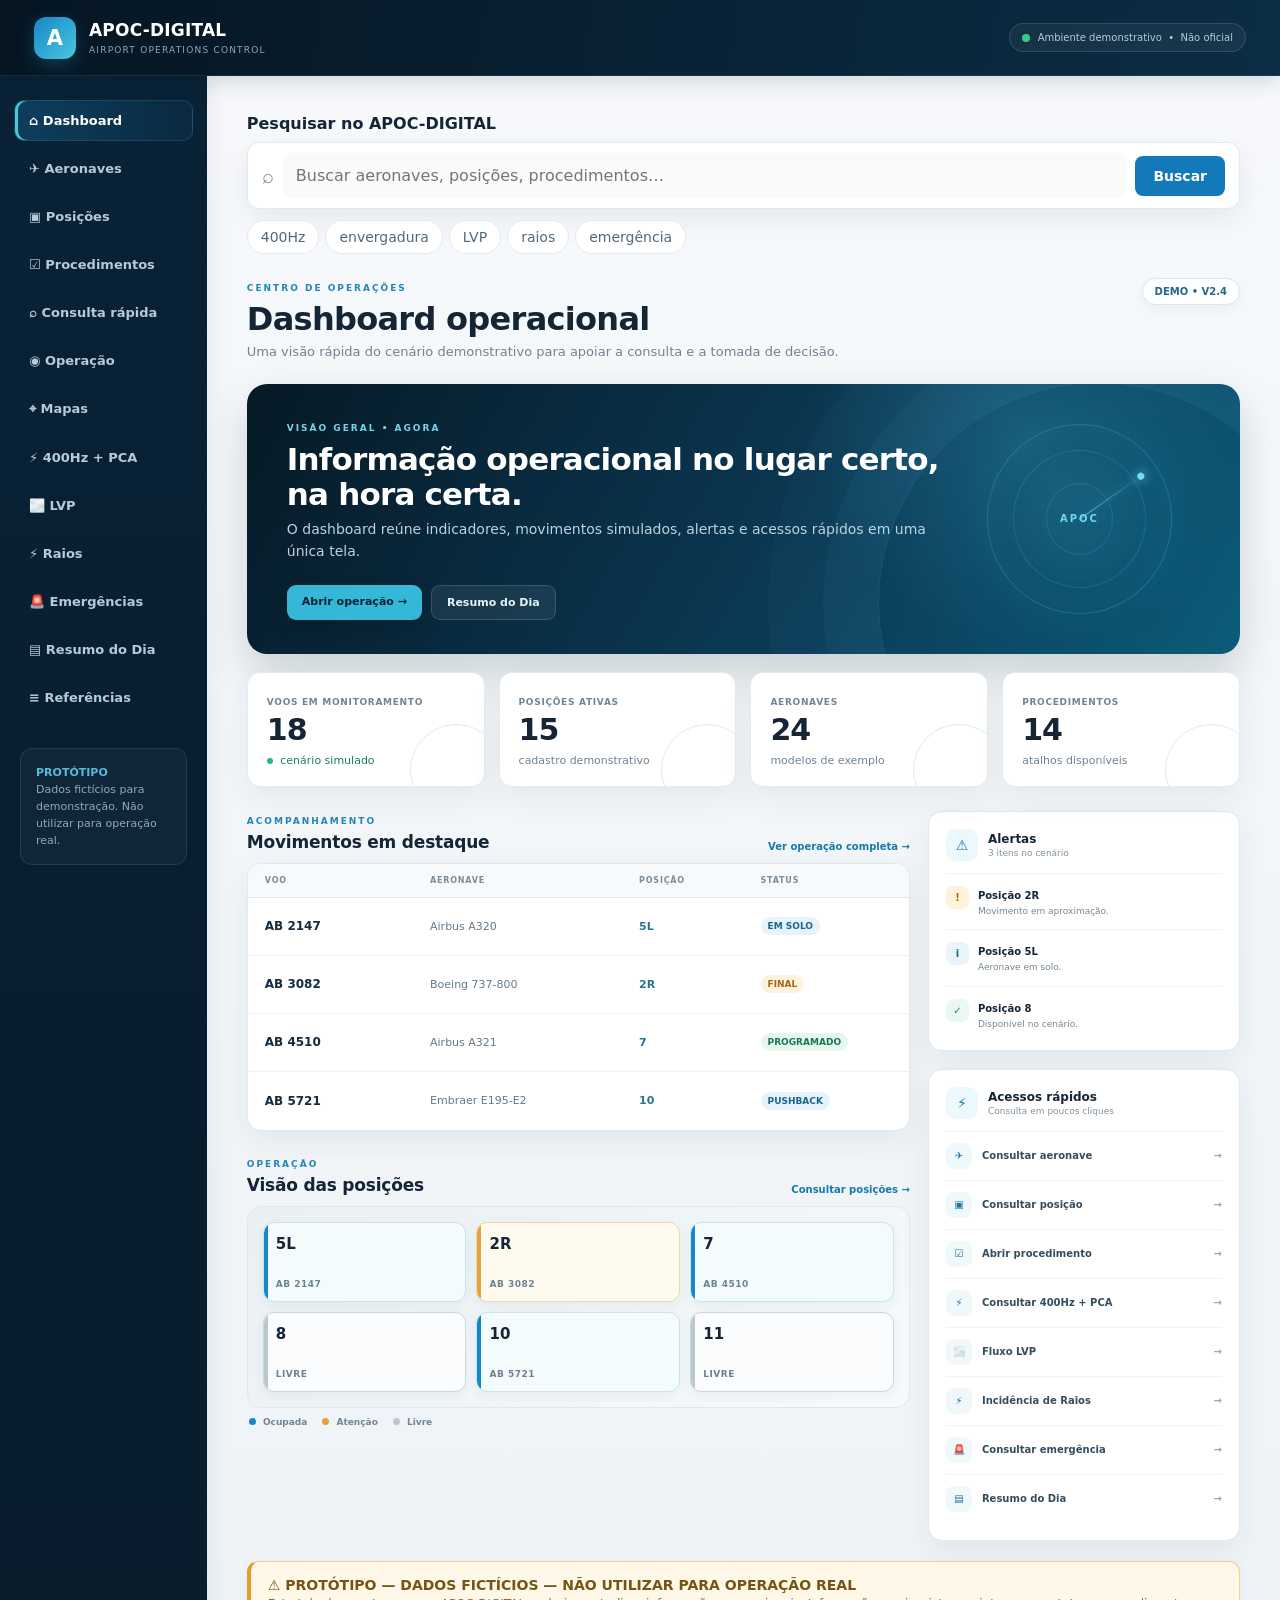
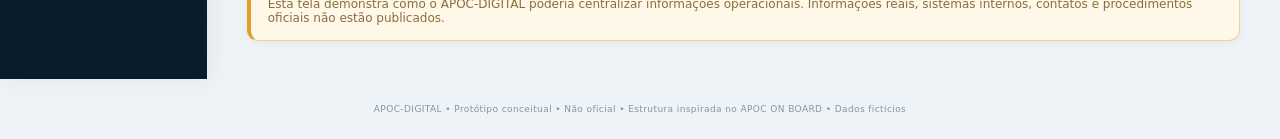
<file: index.html>
<!doctype html>
<html lang="pt-BR">
<head><meta charset="UTF-8"><meta name="viewport" content="width=device-width,initial-scale=1"><meta name="description" content="APOC-DIGITAL — protótipo demonstrativo de apoio à operação aeroportuária."><title>APOC-DIGITAL | Centro de Operações</title><link rel="stylesheet" href="styles.css"><style>
.home-search{margin-bottom:24px}.home-search label{display:block;font-size:1rem;font-weight:700;margin-bottom:9px}.home-search .global-search{align-items:center;border-radius:12px}.home-search .global-search:focus-within{outline:3px solid #1687c9;outline-offset:2px}.home-search input{min-width:0;font-size:1rem}.home-search button{font:inherit;cursor:pointer}.home-search .search-submit{background:#1479b8;color:#fff;border:0;border-radius:8px;padding:12px 18px;font-weight:700}.home-search .suggestions button{font-size:.875rem}.home-search .search-results{max-height:380px;overflow:auto}.home-search .result-row{grid-template-columns:110px minmax(0,1fr);gap:12px}.home-search .result-type{font-size:.875rem}.home-search .result-row b{font-size:1rem}.home-search .result-row p{font-size:.875rem}.home-search [hidden]{display:none}.home-search .search-status{font-size:.875rem;color:var(--muted);margin:8px 0}.home-search .result-row:focus-visible,.home-search button:focus-visible{outline:3px solid #1687c9;outline-offset:2px}@media(max-width:600px){.home-search .result-row{grid-template-columns:1fr;gap:5px}.home-search .search-submit{padding:12px}.home-search .global-search{padding:6px;gap:4px}.home-search input{padding:10px 4px}}
</style></head>
<body><header class="topbar"><div class="brand"><div class="brand-mark">A</div><div><strong>APOC-DIGITAL</strong><span>Airport Operations Control</span></div></div><div class="top-status"><span class="dot"></span> Ambiente demonstrativo&nbsp; • &nbsp;Não oficial</div></header>
<div class="shell"><aside class="sidebar"><nav aria-label="Menu principal"><a class="active" href="index.html">⌂ <span>Dashboard</span></a><a href="aeronaves.html">✈ <span>Aeronaves</span></a><a href="posicoes.html">▣ <span>Posições</span></a><a href="procedimentos.html">☑ <span>Procedimentos</span></a><a href="consulta-rapida.html">⌕ <span>Consulta rápida</span></a><a href="operacao.html">◉ <span>Operação</span></a><a href="mapas.html">⌖ <span>Mapas</span></a><a href="400hz.html">⚡ <span>400Hz + PCA</span></a><a href="lvp.html">🌫️ <span>LVP</span></a><a href="raios.html">⚡ <span>Raios</span></a><a href="emergencias.html">🚨 <span>Emergências</span></a><a href="resumo-dia.html">▤ <span>Resumo do Dia</span></a><a href="referencias.html">≡ <span>Referências</span></a></nav><div class="side-note"><b>PROTÓTIPO</b><br>Dados fictícios para demonstração. Não utilizar para operação real.</div></aside>
<main class="content"><section class="home-search" aria-label="Pesquisa rápida"><form id="home-search-form" role="search"><label for="home-search-input">Pesquisar no APOC-DIGITAL</label><div class="global-search"><span aria-hidden="true">⌕</span><input id="home-search-input" type="search" placeholder="Buscar aeronaves, posições, procedimentos…" autocomplete="off" aria-controls="home-search-results"><button class="search-submit" type="submit">Buscar</button></div></form><div class="suggestions" aria-label="Sugestões de pesquisa"><button type="button">400Hz</button><button type="button">envergadura</button><button type="button">LVP</button><button type="button">raios</button><button type="button">emergência</button></div><p id="home-search-status" class="search-status" role="status" aria-live="polite"></p><div id="home-search-results" class="search-results" hidden></div></section><div class="page-head"><div><span class="eyebrow">CENTRO DE OPERAÇÕES</span><h1>Dashboard operacional</h1><p>Uma visão rápida do cenário demonstrativo para apoiar a consulta e a tomada de decisão.</p></div><span class="demo-badge">DEMO • V2.4</span></div>
<section class="ops-hero"><div class="ops-hero-copy"><span class="eyebrow light">VISÃO GERAL • AGORA</span><h2>Informação operacional no lugar certo, na hora certa.</h2><p>O dashboard reúne indicadores, movimentos simulados, alertas e acessos rápidos em uma única tela.</p><div class="hero-actions"><a href="operacao.html">Abrir operação →</a><a class="secondary" href="resumo-dia.html">Resumo do Dia</a></div></div><div class="ops-radar" aria-hidden="true"><div class="radar-ring r1"></div><div class="radar-ring r2"></div><div class="radar-sweep"></div><span>APOC</span></div></section>
<section class="metric-grid ops-metrics"><div class="metric metric-live"><span>VOOS EM MONITORAMENTO</span><strong>18</strong><small><i></i> cenário simulado</small></div><div class="metric"><span>POSIÇÕES ATIVAS</span><strong>15</strong><small>cadastro demonstrativo</small></div><div class="metric"><span>AERONAVES</span><strong>24</strong><small>modelos de exemplo</small></div><div class="metric"><span>PROCEDIMENTOS</span><strong>14</strong><small>atalhos disponíveis</small></div></section>
<section class="dashboard-grid"><div class="dashboard-main"><div class="section-heading"><div><span class="eyebrow">ACOMPANHAMENTO</span><h2>Movimentos em destaque</h2></div><a href="operacao.html">Ver operação completa →</a></div><div class="flight-board"><div class="flight-board-head"><span>VOO</span><span>AERONAVE</span><span>POSIÇÃO</span><span>STATUS</span></div><div class="flight-board-row"><strong>AB 2147</strong><span>Airbus A320</span><b>5L</b><em class="status-chip blue">EM SOLO</em></div><div class="flight-board-row"><strong>AB 3082</strong><span>Boeing 737-800</span><b>2R</b><em class="status-chip amber">FINAL</em></div><div class="flight-board-row"><strong>AB 4510</strong><span>Airbus A321</span><b>7</b><em class="status-chip">PROGRAMADO</em></div><div class="flight-board-row"><strong>AB 5721</strong><span>Embraer E195-E2</span><b>10</b><em class="status-chip blue">PUSHBACK</em></div></div><div class="section-heading section-heading-space"><div><span class="eyebrow">OPERAÇÃO</span><h2>Visão das posições</h2></div><a href="posicoes.html">Consultar posições →</a></div><div class="ops-stand-map"><div class="ops-stand occupied"><span>5L</span><small>AB 2147</small></div><div class="ops-stand alert"><span>2R</span><small>AB 3082</small></div><div class="ops-stand occupied"><span>7</span><small>AB 4510</small></div><div class="ops-stand free"><span>8</span><small>LIVRE</small></div><div class="ops-stand occupied"><span>10</span><small>AB 5721</small></div><div class="ops-stand free"><span>11</span><small>LIVRE</small></div></div><div class="map-legend"><span><i class="legend-dot occupied"></i> Ocupada</span><span><i class="legend-dot alert"></i> Atenção</span><span><i class="legend-dot free"></i> Livre</span></div></div>
<aside class="dashboard-side"><div class="side-panel alert-panel"><div class="panel-title"><span>⚠</span><div><b>Alertas</b><small>3 itens no cenário</small></div></div><div class="alert-item"><i class="alert-icon amber">!</i><div><strong>Posição 2R</strong><p>Movimento em aproximação.</p></div></div><div class="alert-item"><i class="alert-icon blue">i</i><div><strong>Posição 5L</strong><p>Aeronave em solo.</p></div></div><div class="alert-item"><i class="alert-icon">✓</i><div><strong>Posição 8</strong><p>Disponível no cenário.</p></div></div></div><div class="side-panel"><div class="panel-title"><span>⚡</span><div><b>Acessos rápidos</b><small>Consulta em poucos cliques</small></div></div><a class="quick-action" href="aeronaves.html"><span>✈</span> Consultar aeronave <b>→</b></a><a class="quick-action" href="posicoes.html"><span>▣</span> Consultar posição <b>→</b></a><a class="quick-action" href="procedimentos.html"><span>☑</span> Abrir procedimento <b>→</b></a><a class="quick-action" href="400hz.html"><span>⚡</span> Consultar 400Hz + PCA <b>→</b></a><a class="quick-action" href="lvp.html"><span>🌫️</span> Fluxo LVP <b>→</b></a><a class="quick-action" href="raios.html"><span>⚡</span> Incidência de Raios <b>→</b></a><a class="quick-action" href="emergencias.html"><span>🚨</span> Consultar emergência <b>→</b></a><a class="quick-action" href="resumo-dia.html"><span>▤</span> Resumo do Dia <b>→</b></a></div></aside></section>
<section class="notice"><strong>⚠️ PROTÓTIPO — DADOS FICTÍCIOS — NÃO UTILIZAR PARA OPERAÇÃO REAL</strong><span>Esta tela demonstra como o APOC-DIGITAL poderia centralizar informações operacionais. Informações reais, sistemas internos, contatos e procedimentos oficiais não estão publicados.</span></section></main></div><footer>APOC-DIGITAL • Protótipo conceitual • Não oficial • Estrutura inspirada no APOC ON BOARD • Dados fictícios</footer><script>
(()=>{const entries=[['400Hz + PCA','Posições com 400Hz','Consulta das posições equipadas, regras e indicadores de utilização.','400hz.html'],['Aeronaves','Envergadura','Características e compatibilidades demonstrativas.','aeronaves.html'],['Posições','Limite de envergadura','Consulta de posição e restrições simuladas.','posicoes.html'],['Procedimentos','Voo alternado','Fluxo rápido de consulta sobre alternado.','procedimentos.html'],['Procedimentos','Comunicação','Orientação conceitual de comunicação objetiva.','procedimentos.html'],['Operação','Monitoramento','Visão demonstrativa de movimentos.','operacao.html'],['Emergências','Urgência e socorro','Consulta conceitual de cenários de emergência.','emergencias.html'],['Emergências','Artigos perigosos','Categoria demonstrativa de resposta.','emergencias.html'],['Emergências','Falha de energia','Referência demonstrativa de continuidade.','emergencias.html'],["LVP", "Baixa visibilidade", "Consulta do fluxo demonstrativo LVP.", "lvp.html"],["Raios", "Incidência de raios", "Consulta de alertas demonstrativos de descargas atmosféricas.", "raios.html"],["Mapas", "Mapas do aeroporto", "Terminal, pátios e posições demonstrativas.", "mapas.html"],["Resumo do Dia", "Resumo operacional", "Consolidação demonstrativa das informações do dia.", "resumo-dia.html"],["Referências", "Documentos e manuais", "Referências do protótipo.", "referencias.html"]];const input=document.getElementById('home-search-input'),results=document.getElementById('home-search-results'),status=document.getElementById('home-search-status');const normalize=value=>value.normalize('NFD').replace(/[\u0300-\u036f]/g,'').toLowerCase().trim();function search(){const term=normalize(input.value);results.replaceChildren();results.hidden=!term;if(!term){status.textContent='';return;}const matches=entries.filter(entry=>term.split(/\s+/).every(word=>normalize(entry.slice(0,3).join(' ')).includes(word)));status.textContent=matches.length?matches.length+' resultado'+(matches.length===1?'':'s')+' encontrado'+(matches.length===1?'':'s')+'.':'Nenhum resultado. Tente outro termo.';matches.forEach(entry=>{const link=document.createElement('a');link.className='result-row';link.href=entry[3];const type=document.createElement('span');type.className='result-type';type.textContent=entry[0];const detail=document.createElement('div'),title=document.createElement('b'),description=document.createElement('p');title.textContent=entry[1];description.textContent=entry[2];detail.append(title,description);link.append(type,detail);results.append(link);});}input.addEventListener('input',search);document.getElementById('home-search-form').addEventListener('submit',event=>{event.preventDefault();search();const first=results.querySelector('a');if(first)first.focus();});document.querySelectorAll('.home-search .suggestions button').forEach(button=>button.addEventListener('click',()=>{input.value=button.textContent;search();input.focus();}));input.addEventListener('keydown',event=>{if(event.key==='Escape'){input.value='';search();}});})();
</script></body></html>
</file>
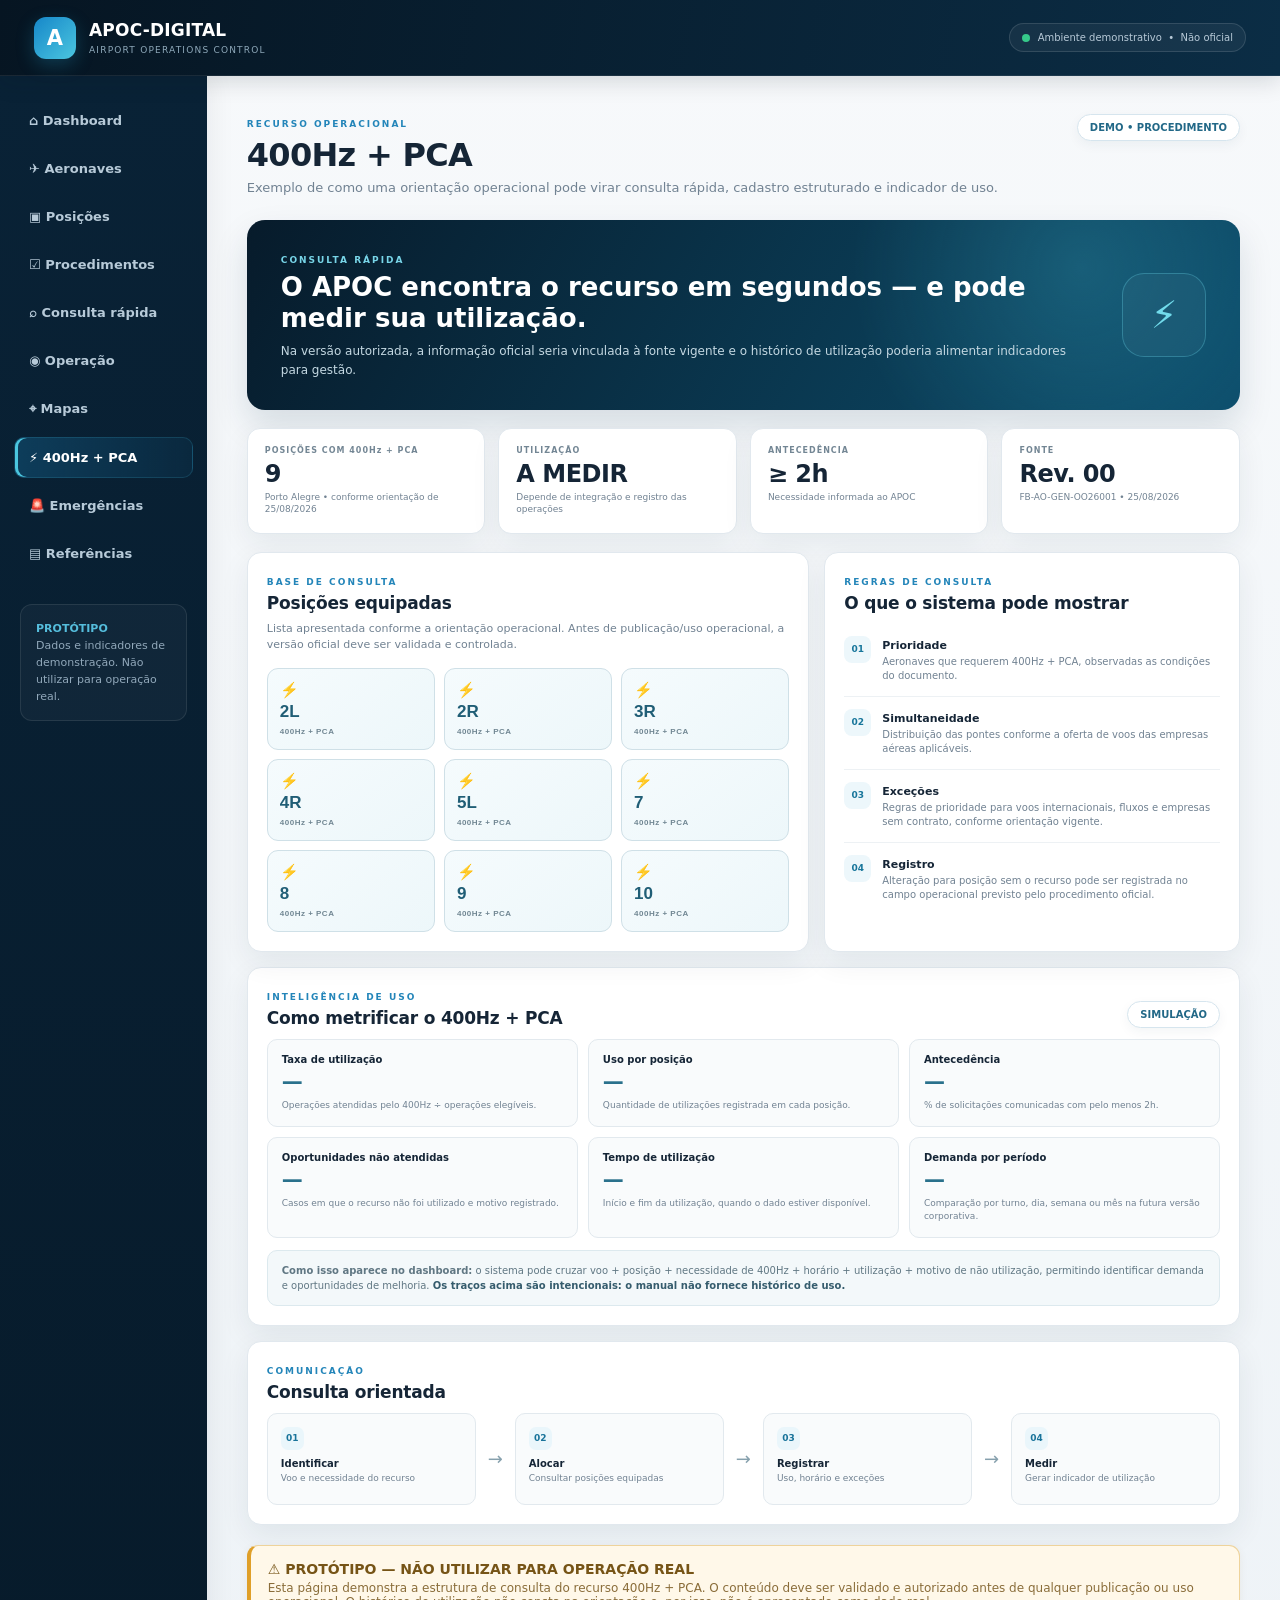
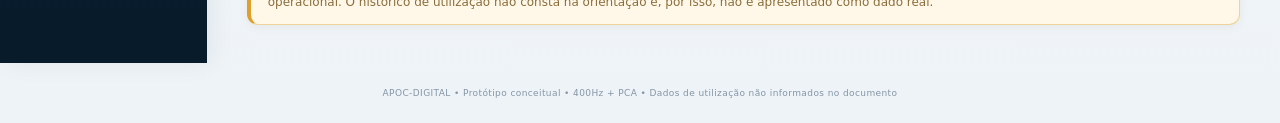
<file: 400hz.html>
<!doctype html>
<html lang="pt-BR">
<head>
<meta charset="UTF-8"><meta name="viewport" content="width=device-width,initial-scale=1">
<meta name="description" content="APOC-DIGITAL — consulta demonstrativa do recurso 400Hz + PCA.">
<title>APOC-DIGITAL | 400Hz + PCA</title>
<link rel="stylesheet" href="styles.css">
</head>
<body>
<header class="topbar">
  <a class="brand" href="index.html"><div class="brand-mark">A</div><div><strong>APOC-DIGITAL</strong><span>Airport Operations Control</span></div></a>
  <div class="top-status"><span class="dot"></span> Ambiente demonstrativo&nbsp; • &nbsp;Não oficial</div>
</header>
<div class="shell">
<aside class="sidebar">
<nav>
<a href="index.html">⌂ Dashboard</a>
<a href="aeronaves.html">✈ Aeronaves</a>
<a href="posicoes.html">▣ Posições</a>
<a href="procedimentos.html">☑ Procedimentos</a>
<a href="consulta-rapida.html">⌕ Consulta rápida</a>
<a href="operacao.html">◉ Operação</a>
<a href="mapas.html">⌖ Mapas</a>
<a class="active" href="400hz.html">⚡ 400Hz + PCA</a>
<a href="emergencias.html">🚨 Emergências</a>
<a href="referencias.html">▤ Referências</a>
</nav>
<div class="side-note"><b>PROTÓTIPO</b><br>Dados e indicadores de demonstração. Não utilizar para operação real.</div>
</aside>

<main class="content">
<div class="page-head">
<div><span class="eyebrow">RECURSO OPERACIONAL</span><h1>400Hz + PCA</h1><p>Exemplo de como uma orientação operacional pode virar consulta rápida, cadastro estruturado e indicador de uso.</p></div>
<span class="demo-badge">DEMO • PROCEDIMENTO</span>
</div>

<section class="hz-hero">
<div>
<span class="eyebrow light">CONSULTA RÁPIDA</span>
<h2>O APOC encontra o recurso em segundos — e pode medir sua utilização.</h2>
<p>Na versão autorizada, a informação oficial seria vinculada à fonte vigente e o histórico de utilização poderia alimentar indicadores para gestão.</p>
</div>
<div class="hz-icon">⚡</div>
</section>

<section class="hz-summary">
<div class="hz-stat"><span>POSIÇÕES COM 400Hz + PCA</span><strong>9</strong><small>Porto Alegre • conforme orientação de 25/08/2026</small></div>
<div class="hz-stat"><span>UTILIZAÇÃO</span><strong>A MEDIR</strong><small>Depende de integração e registro das operações</small></div>
<div class="hz-stat"><span>ANTECEDÊNCIA</span><strong>≥ 2h</strong><small>Necessidade informada ao APOC</small></div>
<div class="hz-stat"><span>FONTE</span><strong>Rev. 00</strong><small>FB-AO-GEN-OO26001 • 25/08/2026</small></div>
</section>

<section class="hz-grid">
<div class="hz-panel">
<div class="section-heading"><div><span class="eyebrow">BASE DE CONSULTA</span><h2>Posições equipadas</h2></div></div>
<p class="hz-muted">Lista apresentada conforme a orientação operacional. Antes de publicação/uso operacional, a versão oficial deve ser validada e controlada.</p>
<div class="hz-position-grid">
<button class="hz-position" data-position="2L"><span>⚡</span><b>2L</b><small>400Hz + PCA</small></button><button class="hz-position" data-position="2R"><span>⚡</span><b>2R</b><small>400Hz + PCA</small></button><button class="hz-position" data-position="3R"><span>⚡</span><b>3R</b><small>400Hz + PCA</small></button><button class="hz-position" data-position="4R"><span>⚡</span><b>4R</b><small>400Hz + PCA</small></button><button class="hz-position" data-position="5L"><span>⚡</span><b>5L</b><small>400Hz + PCA</small></button><button class="hz-position" data-position="7"><span>⚡</span><b>7</b><small>400Hz + PCA</small></button><button class="hz-position" data-position="8"><span>⚡</span><b>8</b><small>400Hz + PCA</small></button><button class="hz-position" data-position="9"><span>⚡</span><b>9</b><small>400Hz + PCA</small></button><button class="hz-position" data-position="10"><span>⚡</span><b>10</b><small>400Hz + PCA</small></button>
</div>
</div>

<div class="hz-panel">
<div class="section-heading"><div><span class="eyebrow">REGRAS DE CONSULTA</span><h2>O que o sistema pode mostrar</h2></div></div>
<div class="hz-rule"><b>01</b><div><strong>Prioridade</strong><p>Aeronaves que requerem 400Hz + PCA, observadas as condições do documento.</p></div></div>
<div class="hz-rule"><b>02</b><div><strong>Simultaneidade</strong><p>Distribuição das pontes conforme a oferta de voos das empresas aéreas aplicáveis.</p></div></div>
<div class="hz-rule"><b>03</b><div><strong>Exceções</strong><p>Regras de prioridade para voos internacionais, fluxos e empresas sem contrato, conforme orientação vigente.</p></div></div>
<div class="hz-rule"><b>04</b><div><strong>Registro</strong><p>Alteração para posição sem o recurso pode ser registrada no campo operacional previsto pelo procedimento oficial.</p></div></div>
</div>
</section>

<section class="hz-panel hz-measure">
<div class="section-heading"><div><span class="eyebrow">INTELIGÊNCIA DE USO</span><h2>Como metrificar o 400Hz + PCA</h2></div><span class="demo-badge">SIMULAÇÃO</span></div>
<div class="hz-measure-grid">
<div><b>Taxa de utilização</b><strong>—</strong><p>Operações atendidas pelo 400Hz ÷ operações elegíveis.</p></div>
<div><b>Uso por posição</b><strong>—</strong><p>Quantidade de utilizações registrada em cada posição.</p></div>
<div><b>Antecedência</b><strong>—</strong><p>% de solicitações comunicadas com pelo menos 2h.</p></div>
<div><b>Oportunidades não atendidas</b><strong>—</strong><p>Casos em que o recurso não foi utilizado e motivo registrado.</p></div>
<div><b>Tempo de utilização</b><strong>—</strong><p>Início e fim da utilização, quando o dado estiver disponível.</p></div>
<div><b>Demanda por período</b><strong>—</strong><p>Comparação por turno, dia, semana ou mês na futura versão corporativa.</p></div>
</div>
<div class="hz-demo-box"><strong>Como isso aparece no dashboard:</strong> o sistema pode cruzar voo + posição + necessidade de 400Hz + horário + utilização + motivo de não utilização, permitindo identificar demanda e oportunidades de melhoria. <b>Os traços acima são intencionais: o manual não fornece histórico de uso.</b></div>
</section>

<section class="hz-panel">
<div class="section-heading"><div><span class="eyebrow">COMUNICAÇÃO</span><h2>Consulta orientada</h2></div></div>
<div class="hz-flow">
<div><span>01</span><b>Identificar</b><small>Voo e necessidade do recurso</small></div><i>→</i>
<div><span>02</span><b>Alocar</b><small>Consultar posições equipadas</small></div><i>→</i>
<div><span>03</span><b>Registrar</b><small>Uso, horário e exceções</small></div><i>→</i>
<div><span>04</span><b>Medir</b><small>Gerar indicador de utilização</small></div>
</div>
</section>

<div class="notice"><strong>⚠️ PROTÓTIPO — NÃO UTILIZAR PARA OPERAÇÃO REAL</strong><span>Esta página demonstra a estrutura de consulta do recurso 400Hz + PCA. O conteúdo deve ser validado e autorizado antes de qualquer publicação ou uso operacional. O histórico de utilização não consta na orientação e, por isso, não é apresentado como dado real.</span></div>
</main>
</div>
<footer>APOC-DIGITAL • Protótipo conceitual • 400Hz + PCA • Dados de utilização não informados no documento</footer>
<script>
document.querySelectorAll('.hz-position').forEach(btn=>btn.addEventListener('click',()=>{
 document.querySelectorAll('.hz-position').forEach(x=>x.classList.remove('selected'));
 btn.classList.add('selected');
}));
</script>
</body>
</html>
</file>
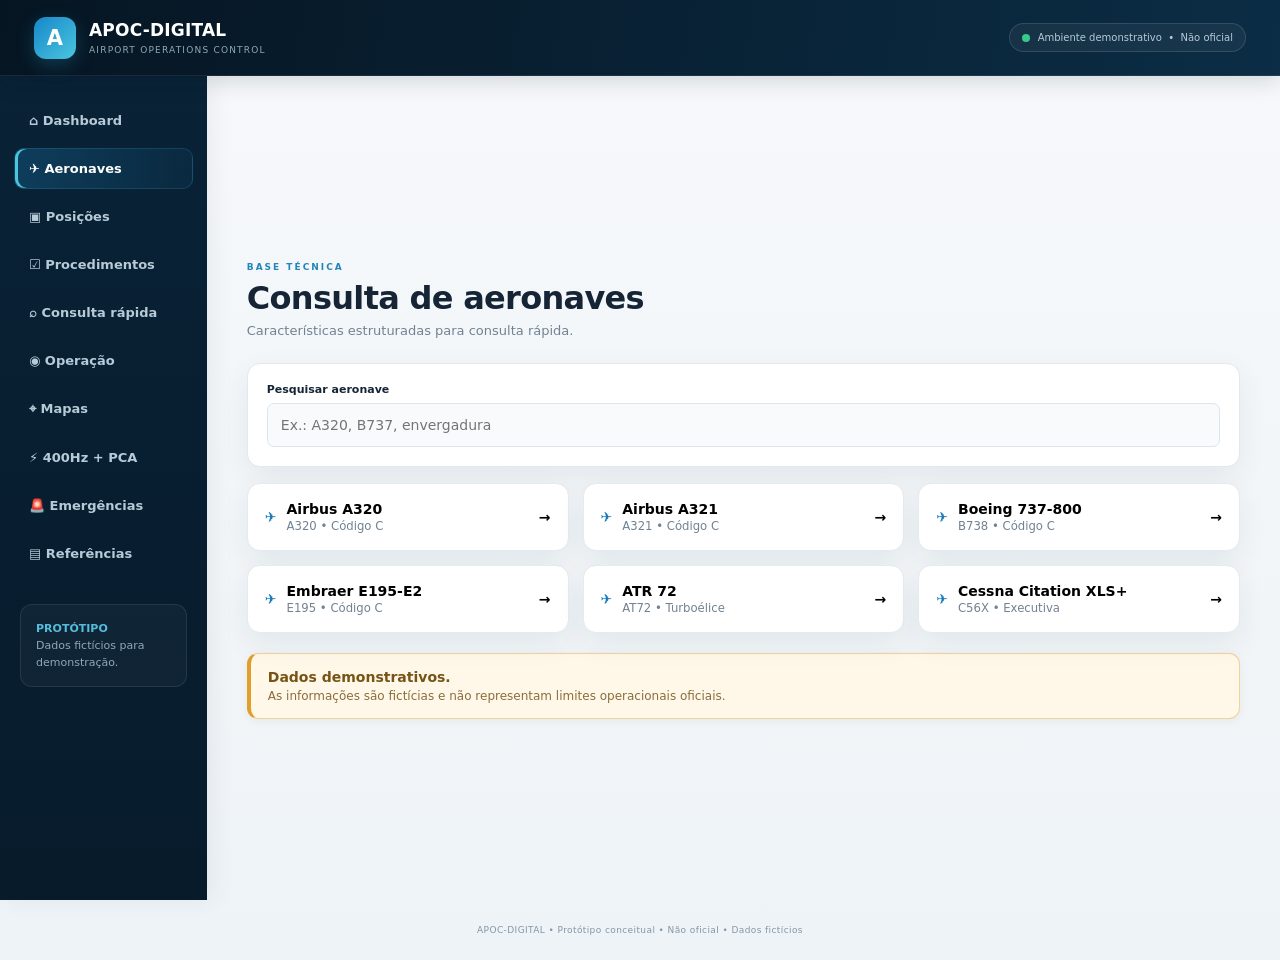
<file: aeronaves.html>
<!doctype html><html lang="pt-BR"><head><meta charset="UTF-8"><meta name="viewport" content="width=device-width,initial-scale=1"><title>APOC-DIGITAL | Aeronaves</title><link rel="stylesheet" href="styles.css"></head><body><header class="topbar"><a class="brand" href="index.html"><div class="brand-mark">A</div><div><strong>APOC-DIGITAL</strong><span>Airport Operations Control</span></div></a><div class="top-status"><span class="dot"></span> Ambiente demonstrativo&nbsp; • &nbsp;Não oficial</div></header><div class="shell"><aside class="sidebar"><nav><a href="index.html">⌂ Dashboard</a><a class="active" href="aeronaves.html">✈ Aeronaves</a><a href="posicoes.html">▣ Posições</a><a href="procedimentos.html">☑ Procedimentos</a><a href="consulta-rapida.html">⌕ Consulta rápida</a><a href="operacao.html">◉ Operação</a><a href="mapas.html">⌖ Mapas</a><a href="400hz.html">⚡ 400Hz + PCA</a><a href="emergencias.html">🚨 Emergências</a><a href="referencias.html">▤ Referências</a></nav><div class="side-note"><b>PROTÓTIPO</b><br>Dados fictícios para demonstração.</div></aside><main class="content"><div class="page-head"><div><span class="eyebrow">BASE TÉCNICA</span><h1>Consulta de aeronaves</h1><p>Características estruturadas para consulta rápida.</p></div></div><div class="searchbar"><label for="q">Pesquisar aeronave</label><input id="q" type="search" placeholder="Ex.: A320, B737, envergadura"></div><section class="aircraft-grid" id="lista"></section><section class="detail-panel" id="detalhe" hidden></section><div class="notice"><strong>Dados demonstrativos.</strong><span>As informações são fictícias e não representam limites operacionais oficiais.</span></div></main></div><footer>APOC-DIGITAL • Protótipo conceitual • Não oficial • Dados fictícios</footer><script>
const a=[['Airbus A320','A320','Código C','35,80 m','37,57 m','P01 • P02 • P05'],['Airbus A321','A321','Código C','35,80 m','44,51 m','P01 • P02 • P06'],['Boeing 737-800','B738','Código C','35,80 m','39,47 m','P01 • P03 • P05'],['Embraer E195-E2','E195','Código C','35,10 m','41,50 m','P02 • P04 • P07'],['ATR 72','AT72','Turboélice','27,05 m','27,17 m','P04 • P08 • P09'],['Cessna Citation XLS+','C56X','Executiva','17,17 m','16,00 m','P10 • P11 • P12']];
const l=document.getElementById('lista'),d=document.getElementById('detalhe');function render(q=''){l.innerHTML='';a.filter(x=>(x[0]+' '+x[1]+' '+x[2]).toLowerCase().includes(q.toLowerCase())).forEach(x=>{let b=document.createElement('button');b.className='air-card';b.innerHTML='<span class="plane">✈</span><div><b>'+x[0]+'</b><small>'+x[1]+' • '+x[2]+'</small></div><b>→</b>';b.onclick=()=>{d.hidden=false;d.innerHTML='<div class="page-head"><div><span class="eyebrow">FICHA DEMONSTRATIVA</span><h2>'+x[0]+'</h2></div></div><div class="info-grid"><div class="info"><b>Envergadura</b><span>'+x[3]+'</span></div><div class="info"><b>Comprimento</b><span>'+x[4]+'</span></div><div class="info"><b>Categoria</b><span>'+x[2]+'</span></div><div class="info"><b>Posições exemplo</b><span>'+x[5]+'</span></div></div>';d.scrollIntoView({behavior:'smooth'})};l.appendChild(b)})}document.getElementById('q').oninput=e=>render(e.target.value);render();</script></body></html>
</file>
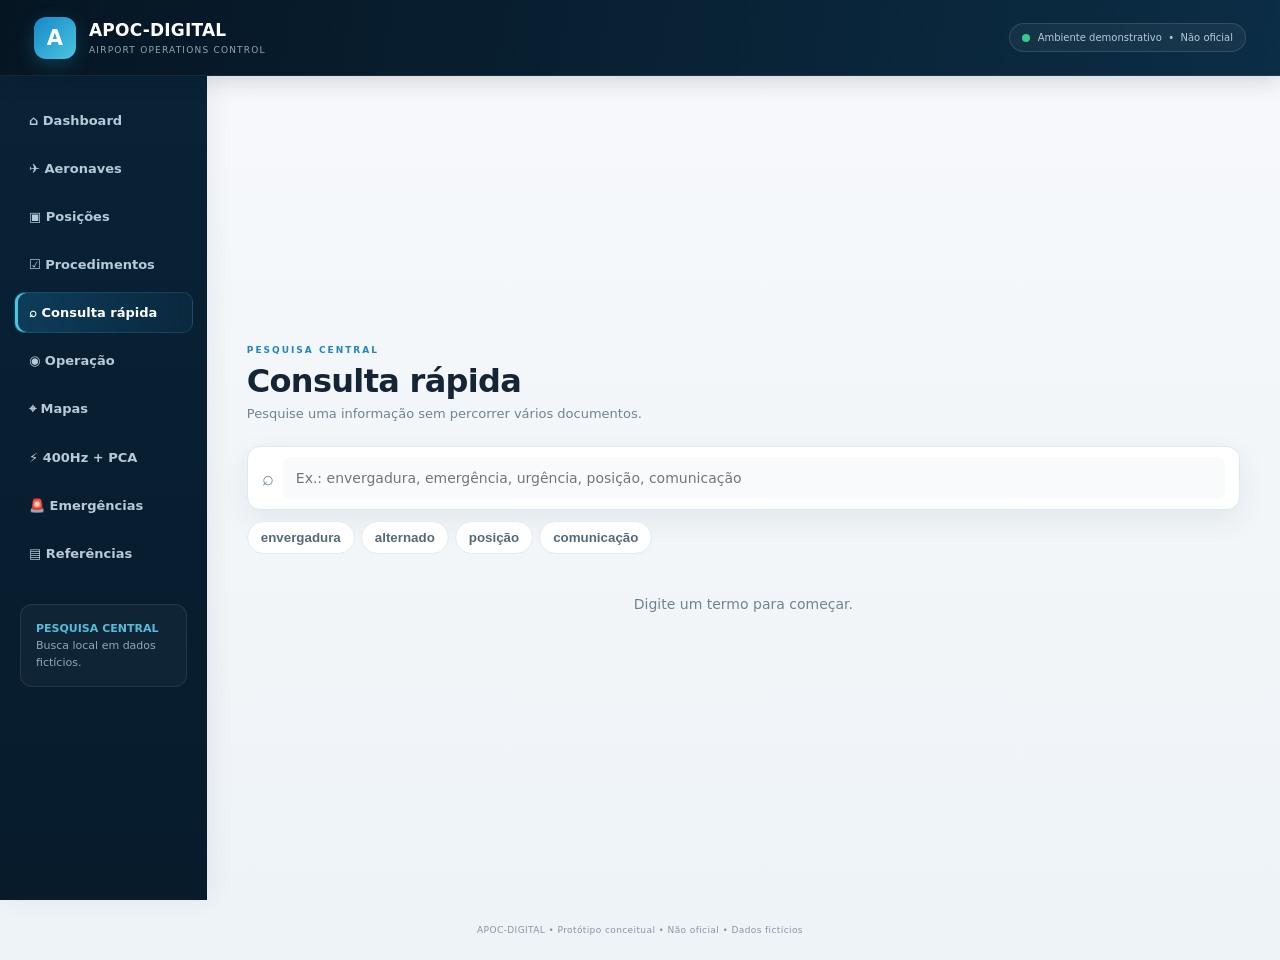
<file: consulta-rapida.html>
<!doctype html><html lang="pt-BR"><head><meta charset="UTF-8"><meta name="viewport" content="width=device-width,initial-scale=1"><title>APOC-DIGITAL | Consulta rápida</title><link rel="stylesheet" href="styles.css"></head><body><header class="topbar"><a class="brand" href="index.html"><div class="brand-mark">A</div><div><strong>APOC-DIGITAL</strong><span>Airport Operations Control</span></div></a><div class="top-status"><span class="dot"></span> Ambiente demonstrativo&nbsp; • &nbsp;Não oficial</div></header><div class="shell"><aside class="sidebar"><nav><a href="index.html">⌂ Dashboard</a><a href="aeronaves.html">✈ Aeronaves</a><a href="posicoes.html">▣ Posições</a><a href="procedimentos.html">☑ Procedimentos</a><a class="active" href="consulta-rapida.html">⌕ Consulta rápida</a><a href="operacao.html">◉ Operação</a><a href="mapas.html">⌖ Mapas</a><a href="400hz.html">⚡ 400Hz + PCA</a><a href="emergencias.html">🚨 Emergências</a><a href="referencias.html">▤ Referências</a></nav><div class="side-note"><b>PESQUISA CENTRAL</b><br>Busca local em dados fictícios.</div></aside><main class="content"><div class="page-head"><div><span class="eyebrow">PESQUISA CENTRAL</span><h1>Consulta rápida</h1><p>Pesquise uma informação sem percorrer vários documentos.</p></div></div><div class="global-search"><span>⌕</span><input id="q" autofocus type="search" placeholder="Ex.: envergadura, emergência, urgência, posição, comunicação"></div><div class="suggestions"><button>envergadura</button><button>alternado</button><button>posição</button><button>comunicação</button></div><section class="search-results" id="r"><div class="empty-state">Digite um termo para começar.</div></section></main></div><footer>APOC-DIGITAL • Protótipo conceitual • Não oficial • Dados fictícios</footer><script>const b=[['400Hz + PCA','Posições com 400Hz','Consulta das posições equipadas, regras e indicadores de utilização.','400hz.html'],['Aeronaves','Envergadura','Características e compatibilidades demonstrativas.','aeronaves.html'],['Posições','Limite de envergadura','Consulta de posição e restrições simuladas.','posicoes.html'],['Procedimentos','Voo alternado','Fluxo rápido de consulta sobre alternado.','procedimentos.html'],['Procedimentos','Comunicação','Orientação conceitual de comunicação objetiva.','procedimentos.html'],['Operação','Monitoramento','Visão demonstrativa de movimentos.','operacao.html'],['Emergências','Urgência e socorro','Consulta conceitual de cenários de emergência.','emergencias.html'],['Emergências','Artigos perigosos','Categoria demonstrativa de resposta.','emergencias.html'],['Emergências','Falha de energia','Referência demonstrativa de continuidade.','emergencias.html']];const q=document.getElementById('q'),r=document.getElementById('r');function go(v){v=v.toLowerCase().trim();let a=b.filter(x=>(x[0]+' '+x[1]+' '+x[2]).toLowerCase().includes(v));r.innerHTML=v?(a.length?a.map(x=>'<a class="result-row" href="'+x[3]+'"><span class="result-type">'+x[0]+'</span><div><b>'+x[1]+'</b><p>'+x[2]+'</p></div>→</a>').join(''):'<div class="empty-state">Nenhum resultado demonstrativo.</div>'):'<div class="empty-state">Digite um termo para começar.</div>'}q.oninput=e=>go(e.target.value);document.querySelectorAll('.suggestions button').forEach(x=>x.onclick=()=>{q.value=x.textContent;go(q.value);q.focus()})</script></body></html>
</file>
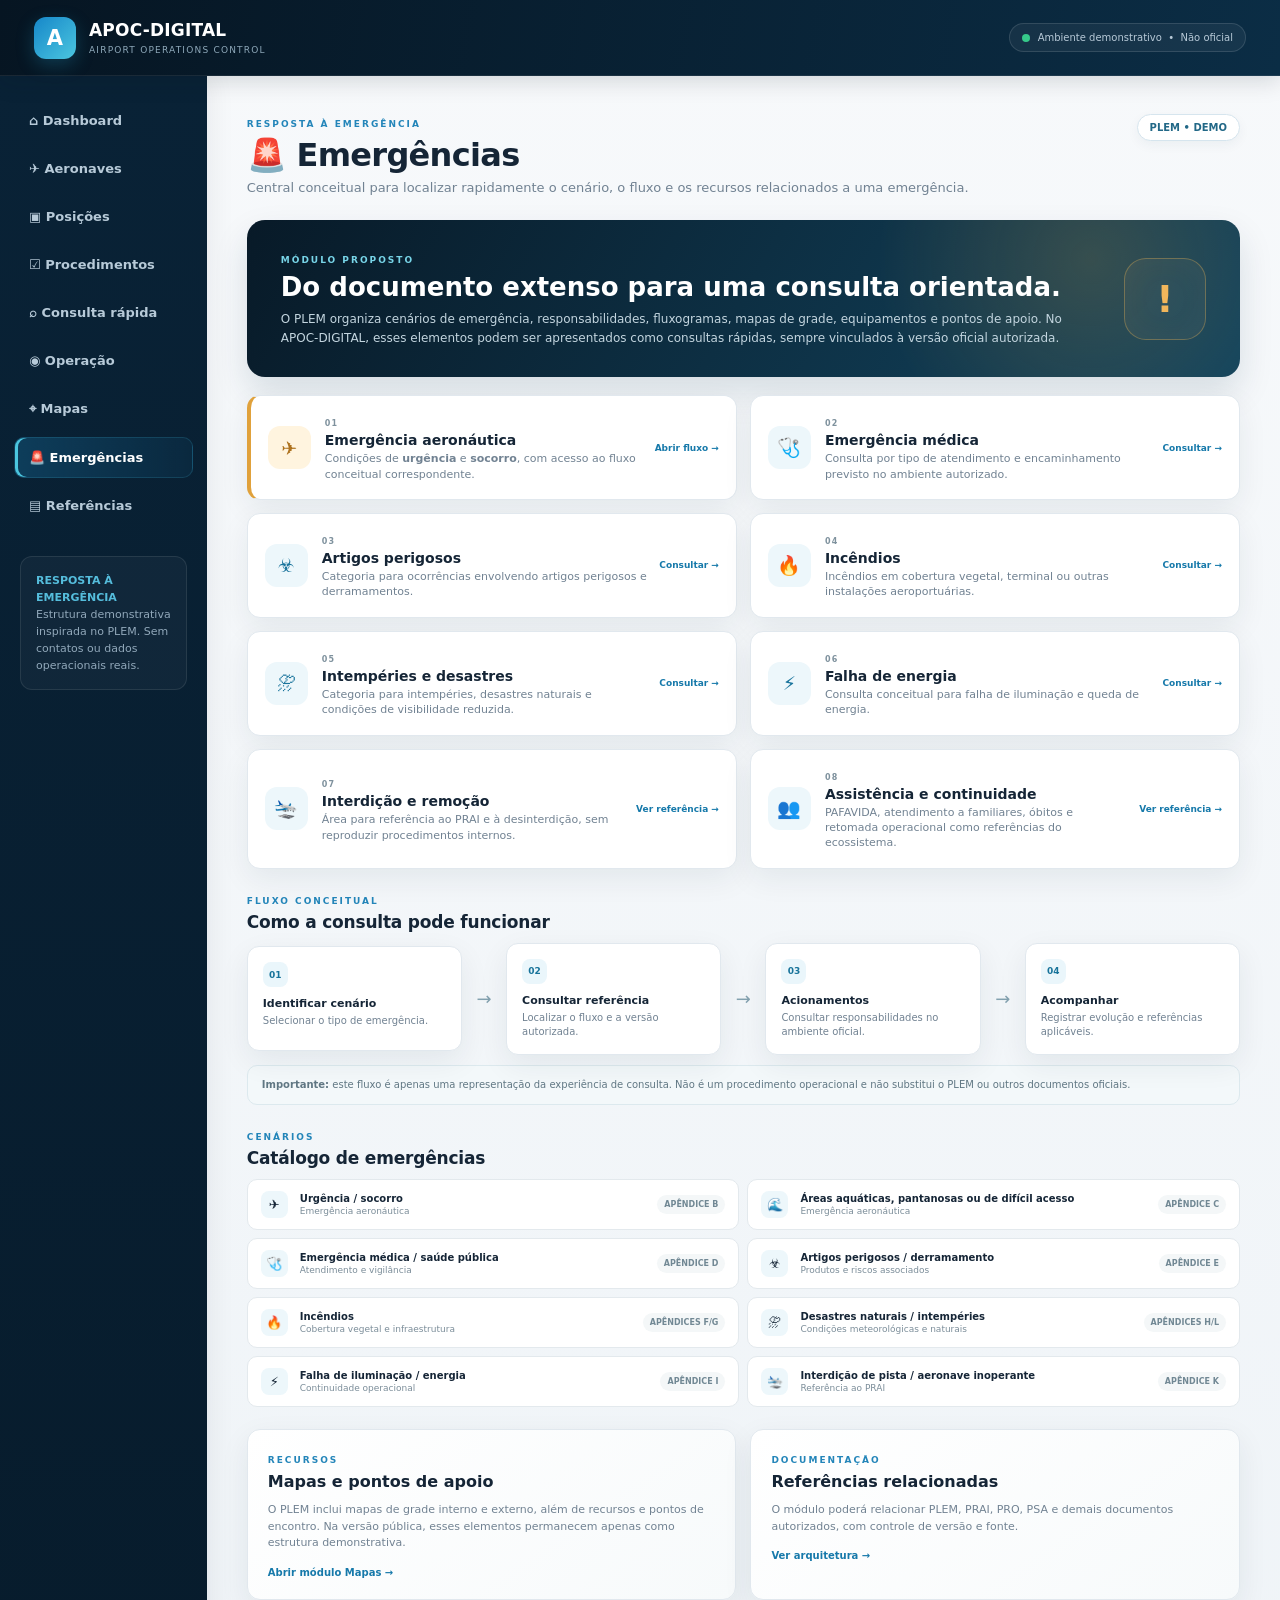
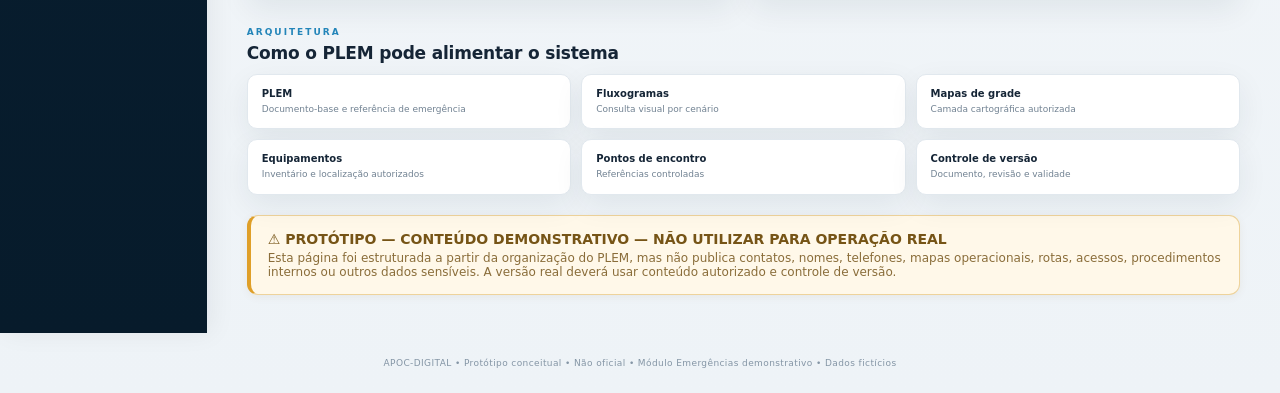
<file: emergencias.html>
<!doctype html>
<html lang="pt-BR">
<head>
<meta charset="UTF-8"><meta name="viewport" content="width=device-width,initial-scale=1">
<meta name="description" content="APOC-DIGITAL — módulo demonstrativo de Emergências.">
<title>APOC-DIGITAL | Emergências</title><link rel="stylesheet" href="styles.css">
</head>
<body>
<header class="topbar"><a class="brand" href="index.html"><div class="brand-mark">A</div><div><strong>APOC-DIGITAL</strong><span>Airport Operations Control</span></div></a><div class="top-status"><span class="dot"></span> Ambiente demonstrativo&nbsp; • &nbsp;Não oficial</div></header>
<div class="shell">
<aside class="sidebar"><nav>
<a href="index.html">⌂ Dashboard</a>
<a href="aeronaves.html">✈ Aeronaves</a>
<a href="posicoes.html">▣ Posições</a>
<a href="procedimentos.html">☑ Procedimentos</a>
<a href="consulta-rapida.html">⌕ Consulta rápida</a>
<a href="operacao.html">◉ Operação</a>
<a href="mapas.html">⌖ Mapas</a>
<a class="active" href="emergencias.html">🚨 Emergências</a>
<a href="referencias.html">▤ Referências</a>
</nav><div class="side-note"><b>RESPOSTA À EMERGÊNCIA</b><br>Estrutura demonstrativa inspirada no PLEM. Sem contatos ou dados operacionais reais.</div></aside>

<main class="content">
<div class="page-head"><div><span class="eyebrow">RESPOSTA À EMERGÊNCIA</span><h1>🚨 Emergências</h1><p>Central conceitual para localizar rapidamente o cenário, o fluxo e os recursos relacionados a uma emergência.</p></div><span class="demo-badge">PLEM • DEMO</span></div>

<section class="emergency-hero">
<div><span class="eyebrow light">MÓDULO PROPOSTO</span><h2>Do documento extenso para uma consulta orientada.</h2><p>O PLEM organiza cenários de emergência, responsabilidades, fluxogramas, mapas de grade, equipamentos e pontos de apoio. No APOC-DIGITAL, esses elementos podem ser apresentados como consultas rápidas, sempre vinculados à versão oficial autorizada.</p></div>
<div class="emergency-shield">!</div>
</section>

<section class="emergency-grid">
<article class="emergency-card critical"><div class="em-icon">✈</div><div><span>01</span><h3>Emergência aeronáutica</h3><p>Condições de <b>urgência</b> e <b>socorro</b>, com acesso ao fluxo conceitual correspondente.</p></div><a href="#fluxo">Abrir fluxo →</a></article>
<article class="emergency-card"><div class="em-icon">🩺</div><div><span>02</span><h3>Emergência médica</h3><p>Consulta por tipo de atendimento e encaminhamento previsto no ambiente autorizado.</p></div><a href="#cenarios">Consultar →</a></article>
<article class="emergency-card"><div class="em-icon">☣</div><div><span>03</span><h3>Artigos perigosos</h3><p>Categoria para ocorrências envolvendo artigos perigosos e derramamentos.</p></div><a href="#cenarios">Consultar →</a></article>
<article class="emergency-card"><div class="em-icon">🔥</div><div><span>04</span><h3>Incêndios</h3><p>Incêndios em cobertura vegetal, terminal ou outras instalações aeroportuárias.</p></div><a href="#cenarios">Consultar →</a></article>
<article class="emergency-card"><div class="em-icon">⛈</div><div><span>05</span><h3>Intempéries e desastres</h3><p>Categoria para intempéries, desastres naturais e condições de visibilidade reduzida.</p></div><a href="#cenarios">Consultar →</a></article>
<article class="emergency-card"><div class="em-icon">⚡</div><div><span>06</span><h3>Falha de energia</h3><p>Consulta conceitual para falha de iluminação e queda de energia.</p></div><a href="#cenarios">Consultar →</a></article>
<article class="emergency-card"><div class="em-icon">🛬</div><div><span>07</span><h3>Interdição e remoção</h3><p>Área para referência ao PRAI e à desinterdição, sem reproduzir procedimentos internos.</p></div><a href="#documentos">Ver referência →</a></article>
<article class="emergency-card"><div class="em-icon">👥</div><div><span>08</span><h3>Assistência e continuidade</h3><p>PAFAVIDA, atendimento a familiares, óbitos e retomada operacional como referências do ecossistema.</p></div><a href="#documentos">Ver referência →</a></article>
</section>

<section class="emergency-flow" id="fluxo">
<div class="section-heading"><div><span class="eyebrow">FLUXO CONCEITUAL</span><h2>Como a consulta pode funcionar</h2></div></div>
<div class="flow-steps">
<div class="flow-step"><b>01</b><strong>Identificar cenário</strong><span>Selecionar o tipo de emergência.</span></div>
<div class="flow-arrow">→</div>
<div class="flow-step"><b>02</b><strong>Consultar referência</strong><span>Localizar o fluxo e a versão autorizada.</span></div>
<div class="flow-arrow">→</div>
<div class="flow-step"><b>03</b><strong>Acionamentos</strong><span>Consultar responsabilidades no ambiente oficial.</span></div>
<div class="flow-arrow">→</div>
<div class="flow-step"><b>04</b><strong>Acompanhar</strong><span>Registrar evolução e referências aplicáveis.</span></div>
</div>
<div class="flow-note"><strong>Importante:</strong> este fluxo é apenas uma representação da experiência de consulta. Não é um procedimento operacional e não substitui o PLEM ou outros documentos oficiais.</div>
</section>

<section id="cenarios" class="scenario-section">
<div class="section-heading"><div><span class="eyebrow">CENÁRIOS</span><h2>Catálogo de emergências</h2></div></div>
<div class="scenario-list">
<div><span>✈</span><div><b>Urgência / socorro</b><small>Emergência aeronáutica</small></div><em>APÊNDICE B</em></div>
<div><span>🌊</span><div><b>Áreas aquáticas, pantanosas ou de difícil acesso</b><small>Emergência aeronáutica</small></div><em>APÊNDICE C</em></div>
<div><span>🩺</span><div><b>Emergência médica / saúde pública</b><small>Atendimento e vigilância</small></div><em>APÊNDICE D</em></div>
<div><span>☣</span><div><b>Artigos perigosos / derramamento</b><small>Produtos e riscos associados</small></div><em>APÊNDICE E</em></div>
<div><span>🔥</span><div><b>Incêndios</b><small>Cobertura vegetal e infraestrutura</small></div><em>APÊNDICES F/G</em></div>
<div><span>⛈</span><div><b>Desastres naturais / intempéries</b><small>Condições meteorológicas e naturais</small></div><em>APÊNDICES H/L</em></div>
<div><span>⚡</span><div><b>Falha de iluminação / energia</b><small>Continuidade operacional</small></div><em>APÊNDICE I</em></div>
<div><span>🛬</span><div><b>Interdição de pista / aeronave inoperante</b><small>Referência ao PRAI</small></div><em>APÊNDICE K</em></div>
</div>
</section>

<section class="emergency-support">
<div class="support-card"><span class="eyebrow">RECURSOS</span><h2>Mapas e pontos de apoio</h2><p>O PLEM inclui mapas de grade interno e externo, além de recursos e pontos de encontro. Na versão pública, esses elementos permanecem apenas como estrutura demonstrativa.</p><a href="mapas.html">Abrir módulo Mapas →</a></div>
<div class="support-card"><span class="eyebrow">DOCUMENTAÇÃO</span><h2>Referências relacionadas</h2><p>O módulo poderá relacionar PLEM, PRAI, PRO, PSA e demais documentos autorizados, com controle de versão e fonte.</p><a href="#documentos">Ver arquitetura →</a></div>
</section>

<section id="documentos" class="document-architecture">
<div class="section-heading"><div><span class="eyebrow">ARQUITETURA</span><h2>Como o PLEM pode alimentar o sistema</h2></div></div>
<div class="doc-grid">
<div><b>PLEM</b><span>Documento-base e referência de emergência</span></div>
<div><b>Fluxogramas</b><span>Consulta visual por cenário</span></div>
<div><b>Mapas de grade</b><span>Camada cartográfica autorizada</span></div>
<div><b>Equipamentos</b><span>Inventário e localização autorizados</span></div>
<div><b>Pontos de encontro</b><span>Referências controladas</span></div>
<div><b>Controle de versão</b><span>Documento, revisão e validade</span></div>
</div>
</section>

<div class="notice"><strong>⚠️ PROTÓTIPO — CONTEÚDO DEMONSTRATIVO — NÃO UTILIZAR PARA OPERAÇÃO REAL</strong><span>Esta página foi estruturada a partir da organização do PLEM, mas não publica contatos, nomes, telefones, mapas operacionais, rotas, acessos, procedimentos internos ou outros dados sensíveis. A versão real deverá usar conteúdo autorizado e controle de versão.</span></div>
</main></div>
<footer>APOC-DIGITAL • Protótipo conceitual • Não oficial • Módulo Emergências demonstrativo • Dados fictícios</footer>
</body></html>
</file>
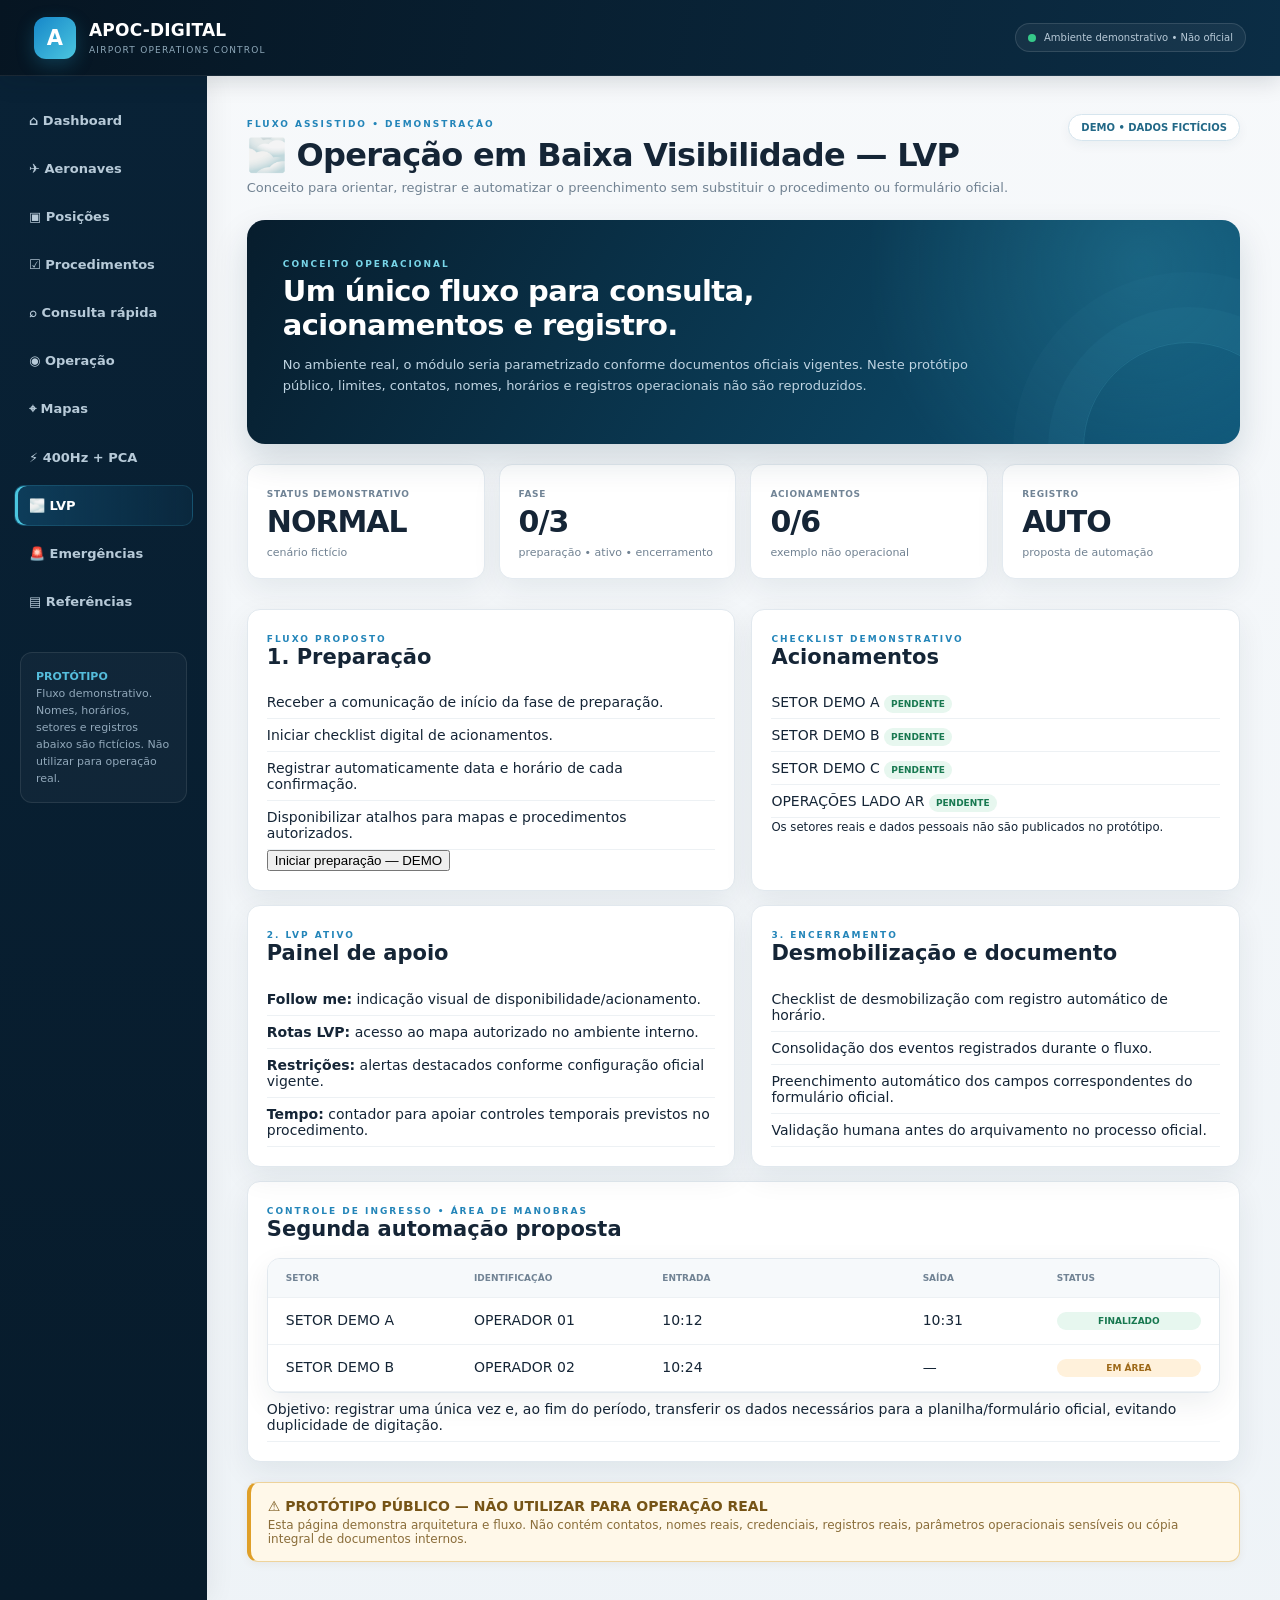
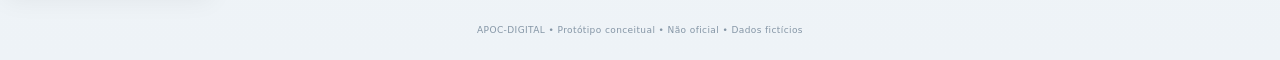
<file: lvp.html>
<!doctype html>
<html lang="pt-BR"><head><meta charset="UTF-8"><meta name="viewport" content="width=device-width,initial-scale=1"><meta name="description" content="APOC-DIGITAL — demonstração conceitual do fluxo LVP com dados fictícios."><title>APOC-DIGITAL | LVP</title><link rel="stylesheet" href="styles.css"></head><body>
<header class="topbar"><div class="brand"><div class="brand-mark">A</div><div><strong>APOC-DIGITAL</strong><span>Airport Operations Control</span></div></div><div class="top-status"><span class="dot"></span> Ambiente demonstrativo • Não oficial</div></header>
<div class="shell"><aside class="sidebar"><nav aria-label="Menu principal"><a href="index.html">⌂ <span>Dashboard</span></a><a href="aeronaves.html">✈ <span>Aeronaves</span></a><a href="posicoes.html">▣ <span>Posições</span></a><a href="procedimentos.html">☑ <span>Procedimentos</span></a><a href="consulta-rapida.html">⌕ <span>Consulta rápida</span></a><a href="operacao.html">◉ <span>Operação</span></a><a href="mapas.html">⌖ <span>Mapas</span></a><a href="400hz.html">⚡ <span>400Hz + PCA</span></a><a class="active" href="lvp.html">🌫️ <span>LVP</span></a><a href="emergencias.html">🚨 <span>Emergências</span></a><a href="referencias.html">▤ <span>Referências</span></a></nav><div class="side-note"><b>PROTÓTIPO</b><br>Fluxo demonstrativo. Nomes, horários, setores e registros abaixo são fictícios. Não utilizar para operação real.</div></aside>
<main class="content"><div class="page-head"><div><span class="eyebrow">FLUXO ASSISTIDO • DEMONSTRAÇÃO</span><h1>🌫️ Operação em Baixa Visibilidade — LVP</h1><p>Conceito para orientar, registrar e automatizar o preenchimento sem substituir o procedimento ou formulário oficial.</p></div><span class="demo-badge">DEMO • DADOS FICTÍCIOS</span></div>
<section class="hero-panel"><span class="eyebrow light">CONCEITO OPERACIONAL</span><h2>Um único fluxo para consulta, acionamentos e registro.</h2><p>No ambiente real, o módulo seria parametrizado conforme documentos oficiais vigentes. Neste protótipo público, limites, contatos, nomes, horários e registros operacionais não são reproduzidos.</p></section>
<section class="metric-grid"><div class="metric"><span>STATUS DEMONSTRATIVO</span><strong>NORMAL</strong><small>cenário fictício</small></div><div class="metric"><span>FASE</span><strong>0/3</strong><small>preparação • ativo • encerramento</small></div><div class="metric"><span>ACIONAMENTOS</span><strong>0/6</strong><small>exemplo não operacional</small></div><div class="metric"><span>REGISTRO</span><strong>AUTO</strong><small>proposta de automação</small></div></section>
<section class="two-col"><div class="panel"><span class="eyebrow">FLUXO PROPOSTO</span><h2>1. Preparação</h2><p>Receber a comunicação de início da fase de preparação.</p><p>Iniciar checklist digital de acionamentos.</p><p>Registrar automaticamente data e horário de cada confirmação.</p><p>Disponibilizar atalhos para mapas e procedimentos autorizados.</p><button class="demo-action" type="button">Iniciar preparação — DEMO</button></div><div class="panel"><span class="eyebrow">CHECKLIST DEMONSTRATIVO</span><h2>Acionamentos</h2><p>SETOR DEMO A <span class="status-chip">PENDENTE</span></p><p>SETOR DEMO B <span class="status-chip">PENDENTE</span></p><p>SETOR DEMO C <span class="status-chip">PENDENTE</span></p><p>OPERAÇÕES LADO AR <span class="status-chip">PENDENTE</span></p><small>Os setores reais e dados pessoais não são publicados no protótipo.</small></div></section>
<section class="two-col"><div class="panel"><span class="eyebrow">2. LVP ATIVO</span><h2>Painel de apoio</h2><p><b>Follow me:</b> indicação visual de disponibilidade/acionamento.</p><p><b>Rotas LVP:</b> acesso ao mapa autorizado no ambiente interno.</p><p><b>Restrições:</b> alertas destacados conforme configuração oficial vigente.</p><p><b>Tempo:</b> contador para apoiar controles temporais previstos no procedimento.</p></div><div class="panel"><span class="eyebrow">3. ENCERRAMENTO</span><h2>Desmobilização e documento</h2><p>Checklist de desmobilização com registro automático de horário.</p><p>Consolidação dos eventos registrados durante o fluxo.</p><p>Preenchimento automático dos campos correspondentes do formulário oficial.</p><p>Validação humana antes do arquivamento no processo oficial.</p></div></section>
<section class="panel" style="margin-top:14px"><span class="eyebrow">CONTROLE DE INGRESSO • ÁREA DE MANOBRAS</span><h2>Segunda automação proposta</h2><div class="flight-table"><div class="flight-row header"><span>SETOR</span><span>IDENTIFICAÇÃO</span><span>ENTRADA</span><span>SAÍDA</span><span>STATUS</span></div><div class="flight-row"><span>SETOR DEMO A</span><span>OPERADOR 01</span><span>10:12</span><span>10:31</span><span class="status-chip">FINALIZADO</span></div><div class="flight-row"><span>SETOR DEMO B</span><span>OPERADOR 02</span><span>10:24</span><span>—</span><span class="status-chip amber">EM ÁREA</span></div></div><p>Objetivo: registrar uma única vez e, ao fim do período, transferir os dados necessários para a planilha/formulário oficial, evitando duplicidade de digitação.</p></section>
<section class="notice"><strong>⚠️ PROTÓTIPO PÚBLICO — NÃO UTILIZAR PARA OPERAÇÃO REAL</strong><span>Esta página demonstra arquitetura e fluxo. Não contém contatos, nomes reais, credenciais, registros reais, parâmetros operacionais sensíveis ou cópia integral de documentos internos.</span></section></main></div><footer>APOC-DIGITAL • Protótipo conceitual • Não oficial • Dados fictícios</footer></body></html>
</file>
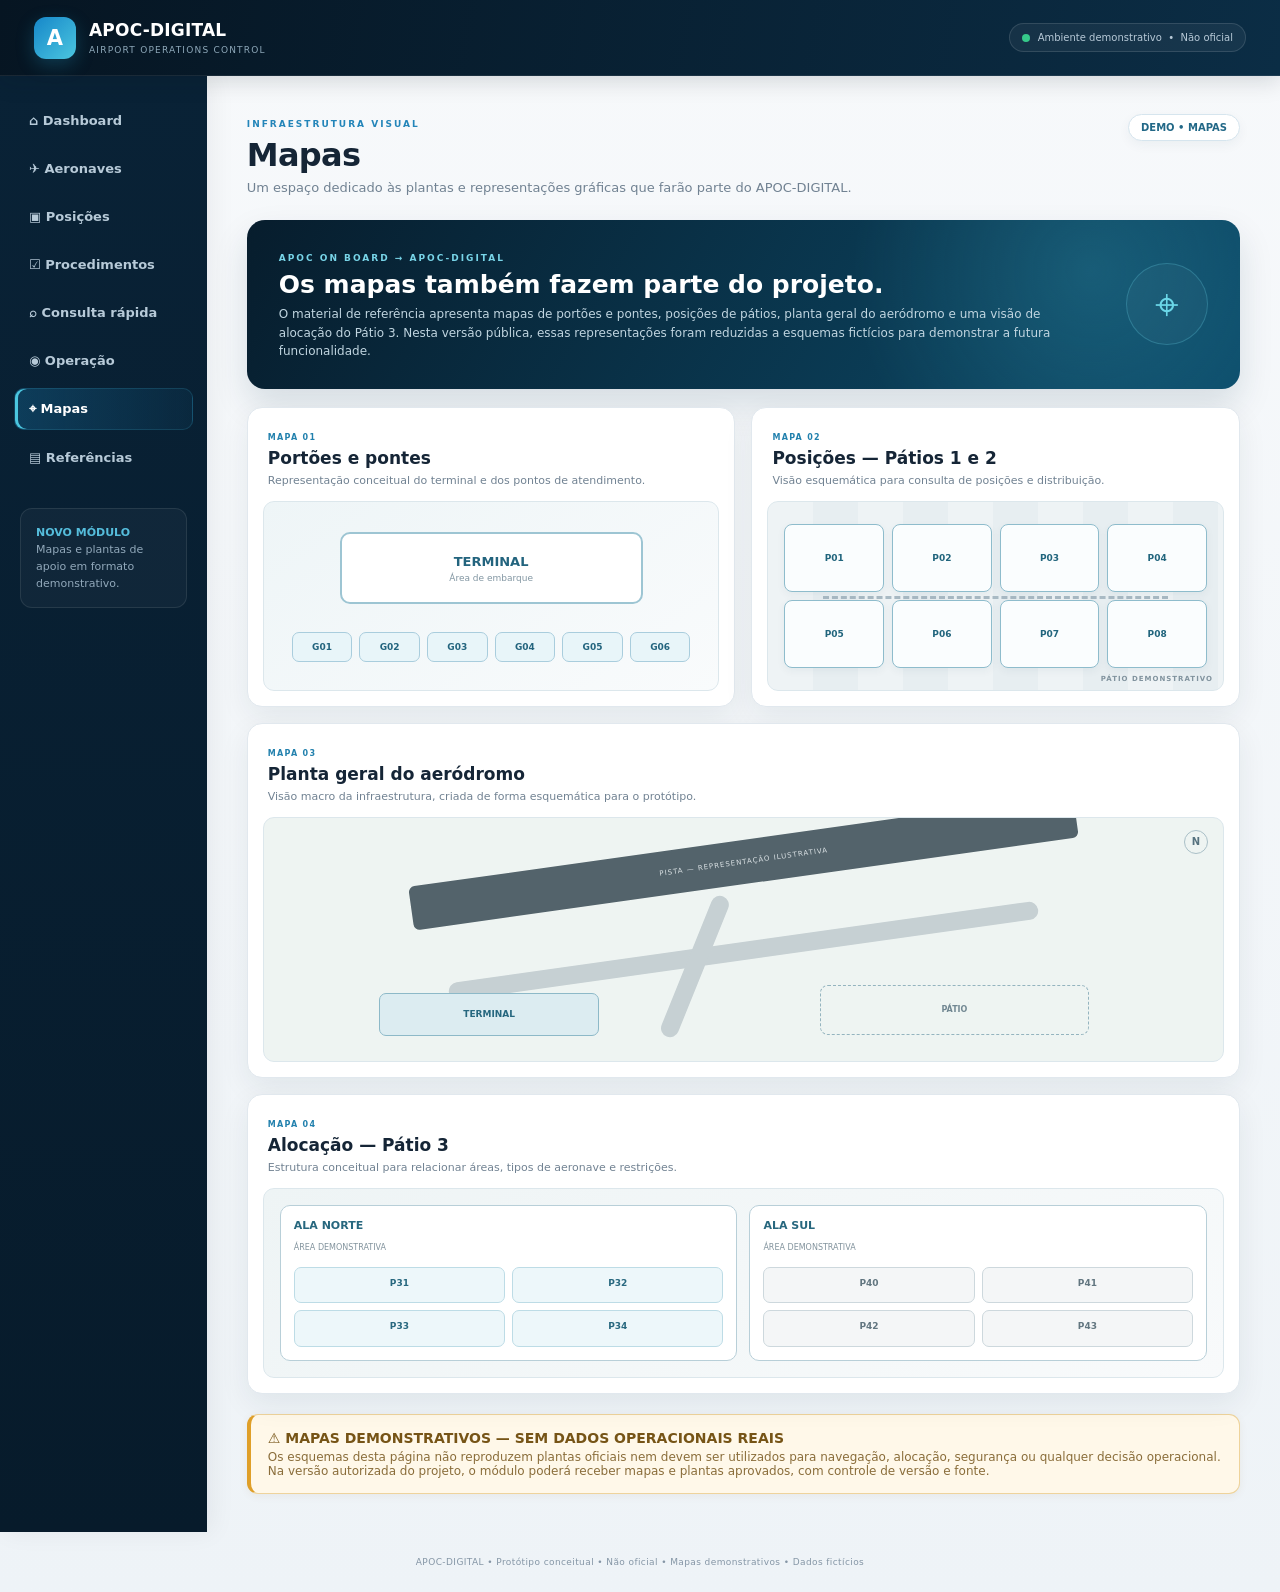
<file: mapas.html>
<!doctype html>
<html lang="pt-BR">
<head><meta charset="UTF-8"><meta name="viewport" content="width=device-width,initial-scale=1"><meta name="description" content="APOC-DIGITAL — mapas demonstrativos da estrutura do projeto."><title>APOC-DIGITAL | Mapas</title><link rel="stylesheet" href="styles.css"></head>
<body>
<header class="topbar"><a class="brand" href="index.html"><div class="brand-mark">A</div><div><strong>APOC-DIGITAL</strong><span>Airport Operations Control</span></div></a><div class="top-status"><span class="dot"></span> Ambiente demonstrativo&nbsp; • &nbsp;Não oficial</div></header>
<div class="shell">
<aside class="sidebar"><nav>
<a href="index.html">⌂ Dashboard</a><a href="aeronaves.html">✈ Aeronaves</a><a href="posicoes.html">▣ Posições</a><a href="procedimentos.html">☑ Procedimentos</a><a href="consulta-rapida.html">⌕ Consulta rápida</a><a href="operacao.html">◉ Operação</a><a class="active" href="mapas.html">⌖ Mapas</a><a href="referencias.html">▤ Referências</a>
</nav><div class="side-note"><b>NOVO MÓDULO</b><br>Mapas e plantas de apoio em formato demonstrativo.</div></aside>

<main class="content">
<div class="page-head"><div><span class="eyebrow">INFRAESTRUTURA VISUAL</span><h1>Mapas</h1><p>Um espaço dedicado às plantas e representações gráficas que farão parte do APOC-DIGITAL.</p></div><span class="demo-badge">DEMO • MAPAS</span></div>

<section class="map-intro">
<div><span class="eyebrow light">APOC ON BOARD → APOC-DIGITAL</span><h2>Os mapas também fazem parte do projeto.</h2><p>O material de referência apresenta mapas de portões e pontes, posições de pátios, planta geral do aeródromo e uma visão de alocação do Pátio 3. Nesta versão pública, essas representações foram reduzidas a esquemas fictícios para demonstrar a futura funcionalidade.</p></div>
<div class="map-intro-mark">⌖</div>
</section>

<section class="map-cards">
<article class="map-card"><div class="map-card-head"><span class="map-tag">MAPA 01</span><h2>Portões e pontes</h2><p>Representação conceitual do terminal e dos pontos de atendimento.</p></div><div class="schematic terminal"><div class="terminal-building"><b>TERMINAL</b><span>Área de embarque</span></div><div class="gate-row"><i>G01</i><i>G02</i><i>G03</i><i>G04</i><i>G05</i><i>G06</i></div></div></article>

<article class="map-card"><div class="map-card-head"><span class="map-tag">MAPA 02</span><h2>Posições — Pátios 1 e 2</h2><p>Visão esquemática para consulta de posições e distribuição.</p></div><div class="schematic apron"><div class="taxi-line"></div><div class="stand-grid"><i>P01</i><i>P02</i><i>P03</i><i>P04</i><i>P05</i><i>P06</i><i>P07</i><i>P08</i></div><span class="apron-label">PÁTIO DEMONSTRATIVO</span></div></article>

<article class="map-card wide"><div class="map-card-head"><span class="map-tag">MAPA 03</span><h2>Planta geral do aeródromo</h2><p>Visão macro da infraestrutura, criada de forma esquemática para o protótipo.</p></div><div class="schematic airport"><div class="runway"><span>PISTA — REPRESENTAÇÃO ILUSTRATIVA</span></div><div class="taxiway t1"></div><div class="taxiway t2"></div><div class="terminal-mini">TERMINAL</div><div class="apron-mini">PÁTIO</div><div class="north">N</div></div></article>

<article class="map-card wide"><div class="map-card-head"><span class="map-tag">MAPA 04</span><h2>Alocação — Pátio 3</h2><p>Estrutura conceitual para relacionar áreas, tipos de aeronave e restrições.</p></div><div class="schematic patio3"><div class="zone north-zone"><b>ALA NORTE</b><span>ÁREA DEMONSTRATIVA</span><i>P31</i><i>P32</i><i>P33</i><i>P34</i></div><div class="zone south-zone"><b>ALA SUL</b><span>ÁREA DEMONSTRATIVA</span><i>P40</i><i>P41</i><i>P42</i><i>P43</i></div></div></article>
</section>

<div class="notice"><strong>⚠️ MAPAS DEMONSTRATIVOS — SEM DADOS OPERACIONAIS REAIS</strong><span>Os esquemas desta página não reproduzem plantas oficiais nem devem ser utilizados para navegação, alocação, segurança ou qualquer decisão operacional. Na versão autorizada do projeto, o módulo poderá receber mapas e plantas aprovados, com controle de versão e fonte.</span></div>
</main></div>
<footer>APOC-DIGITAL • Protótipo conceitual • Não oficial • Mapas demonstrativos • Dados fictícios</footer>
</body></html>
</file>
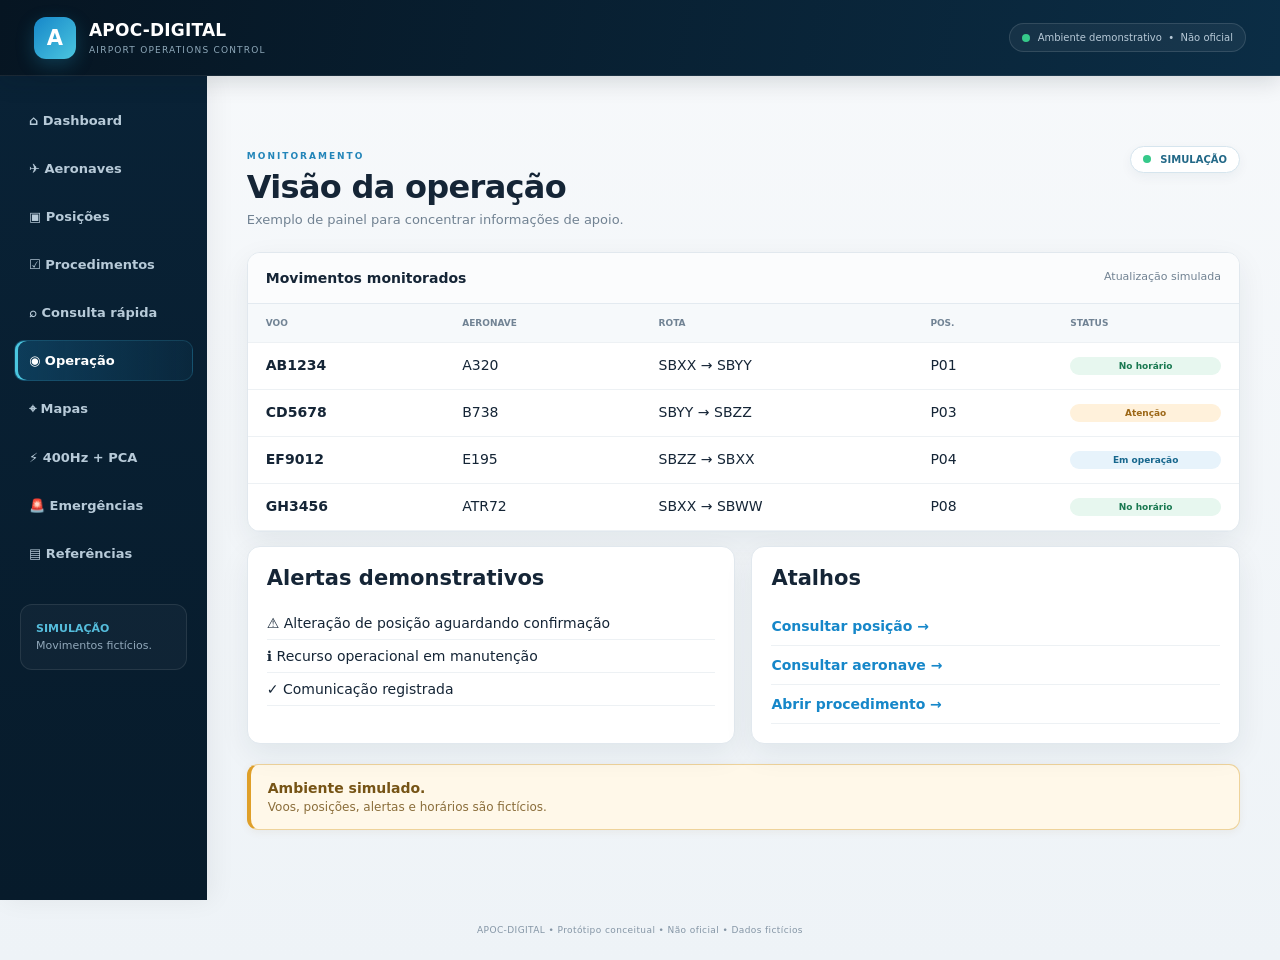
<file: operacao.html>
<!doctype html><html lang="pt-BR"><head><meta charset="UTF-8"><meta name="viewport" content="width=device-width,initial-scale=1"><title>APOC-DIGITAL | Operação</title><link rel="stylesheet" href="styles.css"></head><body><header class="topbar"><a class="brand" href="index.html"><div class="brand-mark">A</div><div><strong>APOC-DIGITAL</strong><span>Airport Operations Control</span></div></a><div class="top-status"><span class="dot"></span> Ambiente demonstrativo&nbsp; • &nbsp;Não oficial</div></header><div class="shell"><aside class="sidebar"><nav><a href="index.html">⌂ Dashboard</a><a href="aeronaves.html">✈ Aeronaves</a><a href="posicoes.html">▣ Posições</a><a href="procedimentos.html">☑ Procedimentos</a><a href="consulta-rapida.html">⌕ Consulta rápida</a><a class="active" href="operacao.html">◉ Operação</a><a href="mapas.html">⌖ Mapas</a><a href="400hz.html">⚡ 400Hz + PCA</a><a href="emergencias.html">🚨 Emergências</a><a href="referencias.html">▤ Referências</a></nav><div class="side-note"><b>SIMULAÇÃO</b><br>Movimentos fictícios.</div></aside><main class="content"><div class="page-head"><div><span class="eyebrow">MONITORAMENTO</span><h1>Visão da operação</h1><p>Exemplo de painel para concentrar informações de apoio.</p></div><span class="live-badge"><span class="dot"></span> SIMULAÇÃO</span></div><section class="flight-table"><div class="table-head"><b>Movimentos monitorados</b><span>Atualização simulada</span></div><div class="flight-row header"><span>VOO</span><span>AERONAVE</span><span>ROTA</span><span>POS.</span><span>STATUS</span></div><div class="flight-row"><b>AB1234</b><span>A320</span><span>SBXX → SBYY</span><span>P01</span><i class="status-chip">No horário</i></div><div class="flight-row"><b>CD5678</b><span>B738</span><span>SBYY → SBZZ</span><span>P03</span><i class="status-chip amber">Atenção</i></div><div class="flight-row"><b>EF9012</b><span>E195</span><span>SBZZ → SBXX</span><span>P04</span><i class="status-chip blue">Em operação</i></div><div class="flight-row"><b>GH3456</b><span>ATR72</span><span>SBXX → SBWW</span><span>P08</span><i class="status-chip">No horário</i></div></section><section class="two-col"><div class="panel"><h2>Alertas demonstrativos</h2><p>⚠ Alteração de posição aguardando confirmação</p><p>ℹ Recurso operacional em manutenção</p><p>✓ Comunicação registrada</p></div><div class="panel"><h2>Atalhos</h2><a class="mini-link" href="posicoes.html">Consultar posição →</a><a class="mini-link" href="aeronaves.html">Consultar aeronave →</a><a class="mini-link" href="procedimentos.html">Abrir procedimento →</a></div></section><div class="notice"><strong>Ambiente simulado.</strong><span>Voos, posições, alertas e horários são fictícios.</span></div></main></div><footer>APOC-DIGITAL • Protótipo conceitual • Não oficial • Dados fictícios</footer></body></html>
</file>
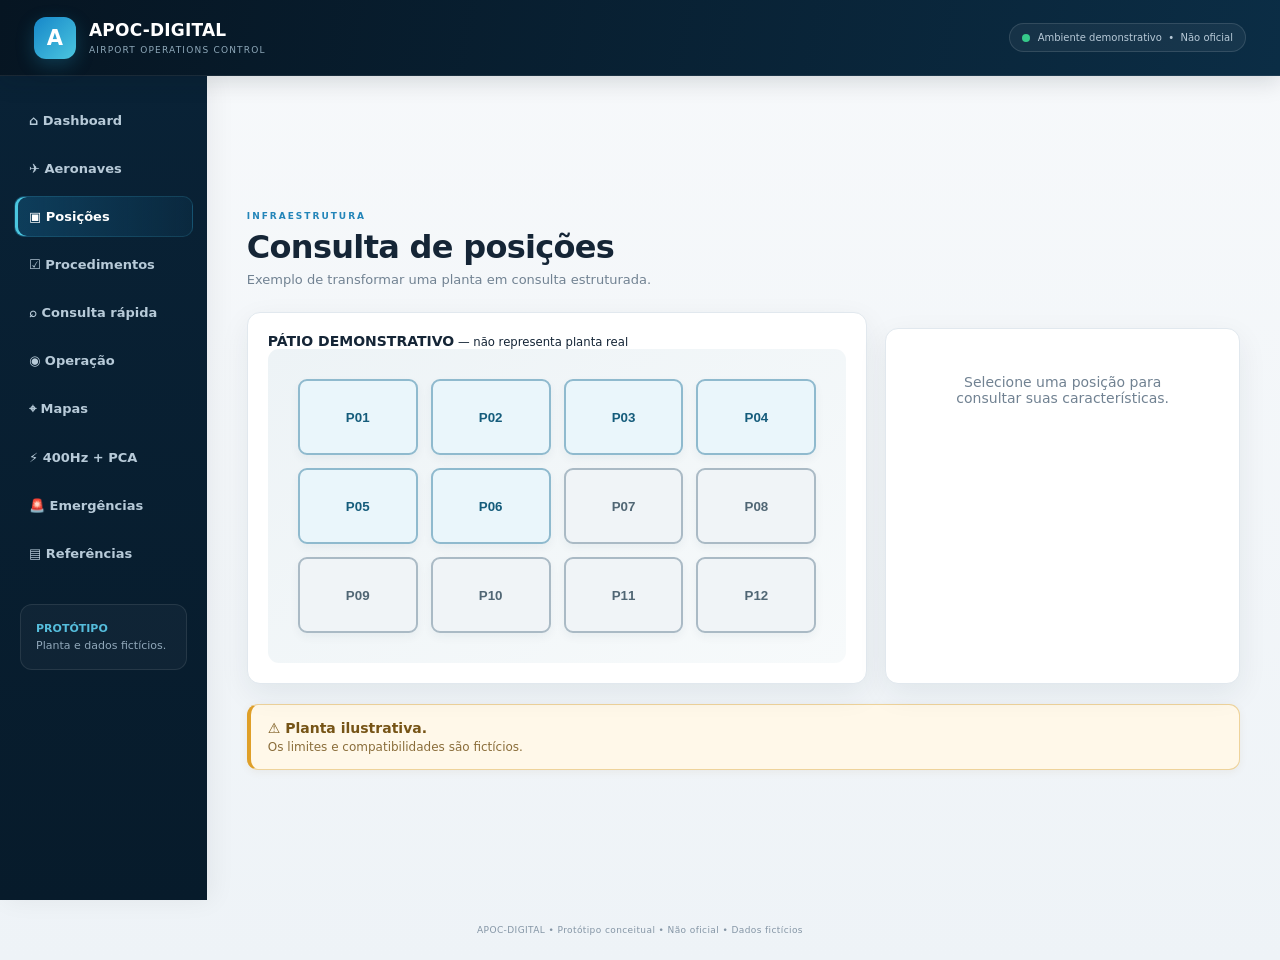
<file: posicoes.html>
<!doctype html><html lang="pt-BR"><head><meta charset="UTF-8"><meta name="viewport" content="width=device-width,initial-scale=1"><title>APOC-DIGITAL | Posições</title><link rel="stylesheet" href="styles.css"></head><body><header class="topbar"><a class="brand" href="index.html"><div class="brand-mark">A</div><div><strong>APOC-DIGITAL</strong><span>Airport Operations Control</span></div></a><div class="top-status"><span class="dot"></span> Ambiente demonstrativo&nbsp; • &nbsp;Não oficial</div></header><div class="shell"><aside class="sidebar"><nav><a href="index.html">⌂ Dashboard</a><a href="aeronaves.html">✈ Aeronaves</a><a class="active" href="posicoes.html">▣ Posições</a><a href="procedimentos.html">☑ Procedimentos</a><a href="consulta-rapida.html">⌕ Consulta rápida</a><a href="operacao.html">◉ Operação</a><a href="mapas.html">⌖ Mapas</a><a href="400hz.html">⚡ 400Hz + PCA</a><a href="emergencias.html">🚨 Emergências</a><a href="referencias.html">▤ Referências</a></nav><div class="side-note"><b>PROTÓTIPO</b><br>Planta e dados fictícios.</div></aside><main class="content"><div class="page-head"><div><span class="eyebrow">INFRAESTRUTURA</span><h1>Consulta de posições</h1><p>Exemplo de transformar uma planta em consulta estruturada.</p></div></div><div class="position-layout"><section class="position-map"><b>PÁTIO DEMONSTRATIVO</b><small> — não representa planta real</small><div class="stand-map" id="map"></div></section><section class="detail-panel" id="detalhe"><div class="empty-state">Selecione uma posição para consultar suas características.</div></section></div><div class="notice"><strong>⚠️ Planta ilustrativa.</strong><span>Os limites e compatibilidades são fictícios.</span></div></main></div><footer>APOC-DIGITAL • Protótipo conceitual • Não oficial • Dados fictícios</footer><script>
const p=[['P01','Ponte','≤36 m','A320 • B738'],['P02','Ponte','≤36 m','A320 • E195'],['P03','Remota','≤40 m','B738 • A321'],['P04','Remota','≤32 m','E195 • ATR72'],['P05','Ponte','≤36 m','A320 • B738'],['P06','Ponte','≤38 m','A321'],['P07','Remota','≤36 m','E195 • B738'],['P08','Remota','≤28 m','ATR72'],['P09','Remota','≤30 m','ATR72'],['P10','Aviação geral','≤18 m','C56X'],['P11','Aviação geral','≤20 m','C56X'],['P12','Aviação geral','≤16 m','C56X']];const m=document.getElementById('map'),d=document.getElementById('detalhe');p.forEach((x,i)=>{let b=document.createElement('button');b.className='stand '+(i<6?'bridge':'remote');b.textContent=x[0];b.onclick=()=>{d.innerHTML='<span class="eyebrow">POSIÇÃO DEMONSTRATIVA</span><h2>'+x[0]+'</h2><div class="info-grid"><div class="info"><b>Tipo</b><span>'+x[1]+'</span></div><div class="info"><b>Limite</b><span>'+x[2]+'</span></div><div class="info"><b>Aeronaves exemplo</b><span>'+x[3]+'</span></div><div class="info"><b>Status</b><span>Disponível</span></div></div><div class="compat"><b>Regra de consulta</b><span>Verificar aeronave, envergadura e restrições antes da alocação.</span></div>'};m.appendChild(b)})</script></body></html>
</file>
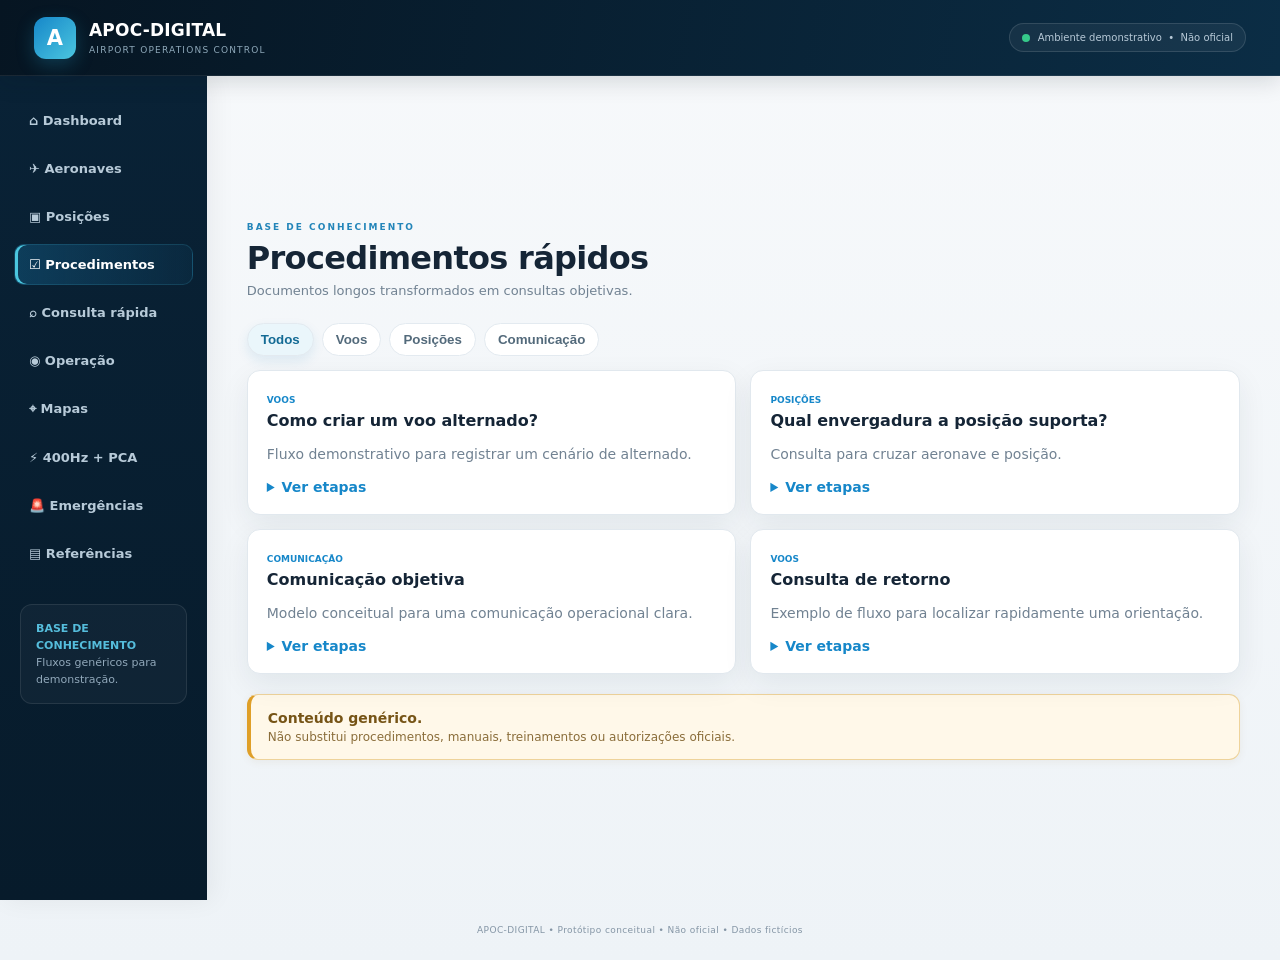
<file: procedimentos.html>
<!doctype html><html lang="pt-BR"><head><meta charset="UTF-8"><meta name="viewport" content="width=device-width,initial-scale=1"><title>APOC-DIGITAL | Procedimentos</title><link rel="stylesheet" href="styles.css"></head><body><header class="topbar"><a class="brand" href="index.html"><div class="brand-mark">A</div><div><strong>APOC-DIGITAL</strong><span>Airport Operations Control</span></div></a><div class="top-status"><span class="dot"></span> Ambiente demonstrativo&nbsp; • &nbsp;Não oficial</div></header><div class="shell"><aside class="sidebar"><nav><a href="index.html">⌂ Dashboard</a><a href="aeronaves.html">✈ Aeronaves</a><a href="posicoes.html">▣ Posições</a><a class="active" href="procedimentos.html">☑ Procedimentos</a><a href="consulta-rapida.html">⌕ Consulta rápida</a><a href="operacao.html">◉ Operação</a><a href="mapas.html">⌖ Mapas</a><a href="400hz.html">⚡ 400Hz + PCA</a><a href="emergencias.html">🚨 Emergências</a><a href="referencias.html">▤ Referências</a></nav><div class="side-note"><b>BASE DE CONHECIMENTO</b><br>Fluxos genéricos para demonstração.</div></aside><main class="content"><div class="page-head"><div><span class="eyebrow">BASE DE CONHECIMENTO</span><h1>Procedimentos rápidos</h1><p>Documentos longos transformados em consultas objetivas.</p></div></div><div class="procedure-tabs"><button class="selected" data-c="all">Todos</button><button data-c="voos">Voos</button><button data-c="posicoes">Posições</button><button data-c="comunicacao">Comunicação</button></div><section class="procedure-grid"><article class="procedure-card" data-c="voos"><span>VOOS</span><h3>Como criar um voo alternado?</h3><p>Fluxo demonstrativo para registrar um cenário de alternado.</p><details><summary>Ver etapas</summary><ol><li>Identificar o voo de referência.</li><li>Registrar origem e destino do exemplo.</li><li>Selecionar o motivo.</li><li>Revisar e concluir.</li></ol></details></article><article class="procedure-card" data-c="posicoes"><span>POSIÇÕES</span><h3>Qual envergadura a posição suporta?</h3><p>Consulta para cruzar aeronave e posição.</p><details><summary>Ver etapas</summary><ol><li>Consultar a aeronave.</li><li>Verificar envergadura.</li><li>Consultar a posição.</li><li>Conferir restrições.</li></ol></details></article><article class="procedure-card" data-c="comunicacao"><span>COMUNICAÇÃO</span><h3>Comunicação objetiva</h3><p>Modelo conceitual para uma comunicação operacional clara.</p><details><summary>Ver etapas</summary><ol><li>Identificar destinatário.</li><li>Informar o fato.</li><li>Registrar confirmação quando aplicável.</li></ol></details></article><article class="procedure-card" data-c="voos"><span>VOOS</span><h3>Consulta de retorno</h3><p>Exemplo de fluxo para localizar rapidamente uma orientação.</p><details><summary>Ver etapas</summary><ol><li>Pesquisar o procedimento.</li><li>Abrir a versão vigente no ambiente autorizado.</li><li>Executar somente após validação.</li></ol></details></article></section><div class="notice"><strong>Conteúdo genérico.</strong><span>Não substitui procedimentos, manuais, treinamentos ou autorizações oficiais.</span></div></main></div><footer>APOC-DIGITAL • Protótipo conceitual • Não oficial • Dados fictícios</footer><script>document.querySelectorAll('.procedure-tabs button').forEach(b=>b.onclick=()=>{document.querySelectorAll('.procedure-tabs button').forEach(x=>x.classList.remove('selected'));b.classList.add('selected');document.querySelectorAll('.procedure-card').forEach(c=>c.hidden=b.dataset.c!=='all'&&c.dataset.c!==b.dataset.c)})</script></body></html>
</file>
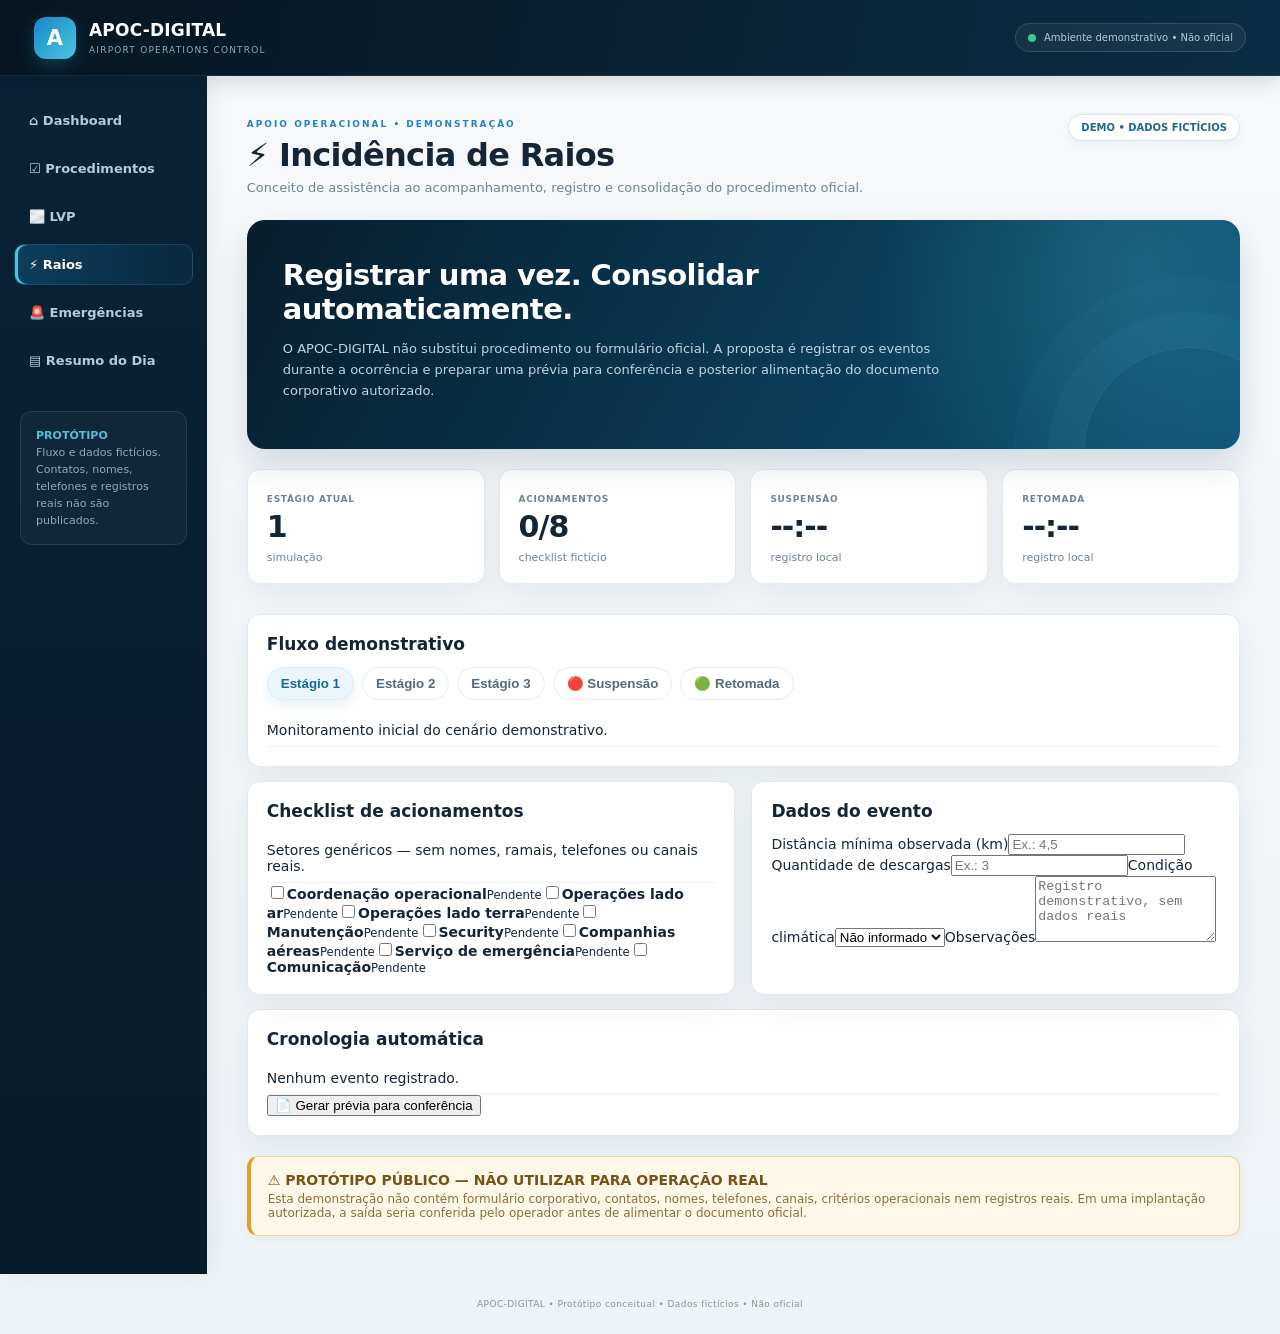
<file: raios.html>
<!doctype html>
<html lang="pt-BR"><head><meta charset="UTF-8"><meta name="viewport" content="width=device-width,initial-scale=1"><meta name="description" content="Módulo demonstrativo de apoio ao procedimento de incidência de raios."><title>APOC-DIGITAL | Incidência de Raios</title><link rel="stylesheet" href="styles.css"></head>
<body><header class="topbar"><div class="brand"><div class="brand-mark">A</div><div><strong>APOC-DIGITAL</strong><span>Airport Operations Control</span></div></div><div class="top-status"><span class="dot"></span> Ambiente demonstrativo • Não oficial</div></header>
<div class="shell"><aside class="sidebar"><nav aria-label="Menu principal"><a href="index.html">⌂ <span>Dashboard</span></a><a href="procedimentos.html">☑ <span>Procedimentos</span></a><a href="lvp.html">🌫️ <span>LVP</span></a><a class="active" href="raios.html">⚡ <span>Raios</span></a><a href="emergencias.html">🚨 <span>Emergências</span></a><a href="resumo-dia.html">▤ <span>Resumo do Dia</span></a></nav><div class="side-note"><b>PROTÓTIPO</b><br>Fluxo e dados fictícios. Contatos, nomes, telefones e registros reais não são publicados.</div></aside>
<main class="content"><div class="page-head"><div><span class="eyebrow">APOIO OPERACIONAL • DEMONSTRAÇÃO</span><h1>⚡ Incidência de Raios</h1><p>Conceito de assistência ao acompanhamento, registro e consolidação do procedimento oficial.</p></div><span class="demo-badge">DEMO • DADOS FICTÍCIOS</span></div>
<section class="hero-panel"><h2>Registrar uma vez. Consolidar automaticamente.</h2><p>O APOC-DIGITAL não substitui procedimento ou formulário oficial. A proposta é registrar os eventos durante a ocorrência e preparar uma prévia para conferência e posterior alimentação do documento corporativo autorizado.</p></section>
<section class="metric-grid"><div class="metric"><span>ESTÁGIO ATUAL</span><strong id="stageLabel">1</strong><small>simulação</small></div><div class="metric"><span>ACIONAMENTOS</span><strong id="doneCount">0/8</strong><small>checklist fictício</small></div><div class="metric"><span>SUSPENSÃO</span><strong id="suspTime">--:--</strong><small>registro local</small></div><div class="metric"><span>RETOMADA</span><strong id="resumeTime">--:--</strong><small>registro local</small></div></section>
<section class="panel"><h2 class="section-title">Fluxo demonstrativo</h2><div class="procedure-tabs" id="stages"><button class="selected" data-stage="1">Estágio 1</button><button data-stage="2">Estágio 2</button><button data-stage="3">Estágio 3</button><button data-stage="4">🔴 Suspensão</button><button data-stage="R">🟢 Retomada</button></div><p id="stageText">Monitoramento inicial do cenário demonstrativo.</p></section>
<section class="two-col"><div class="panel"><h2 class="section-title">Checklist de acionamentos</h2><p class="muted-copy">Setores genéricos — sem nomes, ramais, telefones ou canais reais.</p><div id="contacts"></div></div><div class="panel"><h2 class="section-title">Dados do evento</h2><label class="demo-field">Distância mínima observada (km)<input id="distance" type="number" step="0.1" placeholder="Ex.: 4,5"></label><label class="demo-field">Quantidade de descargas<input id="strikes" type="number" min="0" placeholder="Ex.: 3"></label><label class="demo-field">Condição climática<select id="rain"><option>Não informado</option><option>Chuva — Sim</option><option>Chuva — Não</option></select></label><label class="demo-field">Observações<textarea id="notes" rows="4" placeholder="Registro demonstrativo, sem dados reais"></textarea></label></div></section>
<section class="panel" style="margin-top:14px"><h2 class="section-title">Cronologia automática</h2><div id="timeline" class="timeline-demo"><p>Nenhum evento registrado.</p></div><button class="demo-action" id="previewBtn">📄 Gerar prévia para conferência</button><div id="preview" class="preview-box" hidden></div></section>
<section class="notice"><strong>⚠️ PROTÓTIPO PÚBLICO — NÃO UTILIZAR PARA OPERAÇÃO REAL</strong><span>Esta demonstração não contém formulário corporativo, contatos, nomes, telefones, canais, critérios operacionais nem registros reais. Em uma implantação autorizada, a saída seria conferida pelo operador antes de alimentar o documento oficial.</span></section></main></div><footer>APOC-DIGITAL • Protótipo conceitual • Dados fictícios • Não oficial</footer>
<script>
const sectors=['Coordenação operacional','Operações lado ar','Operações lado terra','Manutenção','Security','Companhias aéreas','Serviço de emergência','Comunicação'];let log=[];const contacts=document.getElementById('contacts');function now(){return new Date().toLocaleTimeString('pt-BR',{hour:'2-digit',minute:'2-digit'})}function addLog(t){log.push(now()+' — '+t);renderLog()}function renderLog(){document.getElementById('timeline').innerHTML=log.length?log.map(x=>'<p>'+x+'</p>').join(''):'<p>Nenhum evento registrado.</p>'}sectors.forEach((s,i)=>{const row=document.createElement('label');row.className='check-row';row.innerHTML='<input type="checkbox" data-i="'+i+'"><span><b>'+s+'</b><small id="t'+i+'">Pendente</small></span>';contacts.appendChild(row)});contacts.addEventListener('change',e=>{if(e.target.type!=='checkbox')return;const i=e.target.dataset.i,t=document.getElementById('t'+i);t.textContent=e.target.checked?'Registrado às '+now():'Pendente';if(e.target.checked)addLog('Acionamento demonstrativo: '+sectors[i]);document.getElementById('doneCount').textContent=document.querySelectorAll('.check-row input:checked').length+'/'+sectors.length});document.getElementById('stages').addEventListener('click',e=>{if(e.target.tagName!=='BUTTON')return;document.querySelectorAll('#stages button').forEach(b=>b.classList.remove('selected'));e.target.classList.add('selected');const s=e.target.dataset.stage;document.getElementById('stageLabel').textContent=s==='R'?'RET.':s;const texts={1:'Monitoramento inicial do cenário demonstrativo.',2:'Acompanhamento reforçado e preparação dos registros demonstrativos.',3:'Preparação para eventual suspensão, conforme procedimento oficial aplicável.',4:'Simulação de suspensão das operações de solo. O horário é registrado automaticamente.',R:'Simulação de retomada. Conferir registros antes de gerar a prévia.'};document.getElementById('stageText').textContent=texts[s];if(s==='4'){document.getElementById('suspTime').textContent=now();addLog('Início da suspensão — simulação')}if(s==='R'){document.getElementById('resumeTime').textContent=now();addLog('Retomada — simulação')}});document.getElementById('previewBtn').addEventListener('click',()=>{const p=document.getElementById('preview');p.hidden=false;p.innerHTML='<h3>Prévia demonstrativa</h3><p><b>Suspensão:</b> '+document.getElementById('suspTime').textContent+' &nbsp; <b>Retomada:</b> '+document.getElementById('resumeTime').textContent+'</p><p><b>Distância:</b> '+(distance.value||'não informada')+' km &nbsp; <b>Descargas:</b> '+(strikes.value||'não informado')+'</p><p><b>Condição:</b> '+rain.value+'</p><p><b>Acionamentos registrados:</b> '+document.querySelectorAll('.check-row input:checked').length+' de '+sectors.length+'</p><p><b>Observações:</b> '+(notes.value||'sem observações')+'</p><p><strong>Próxima etapa proposta:</strong> conferência humana → validação → preenchimento/exportação do formulário oficial em ambiente autorizado.</p>';addLog('Prévia gerada para conferência')});
</script></body></html>
</file>
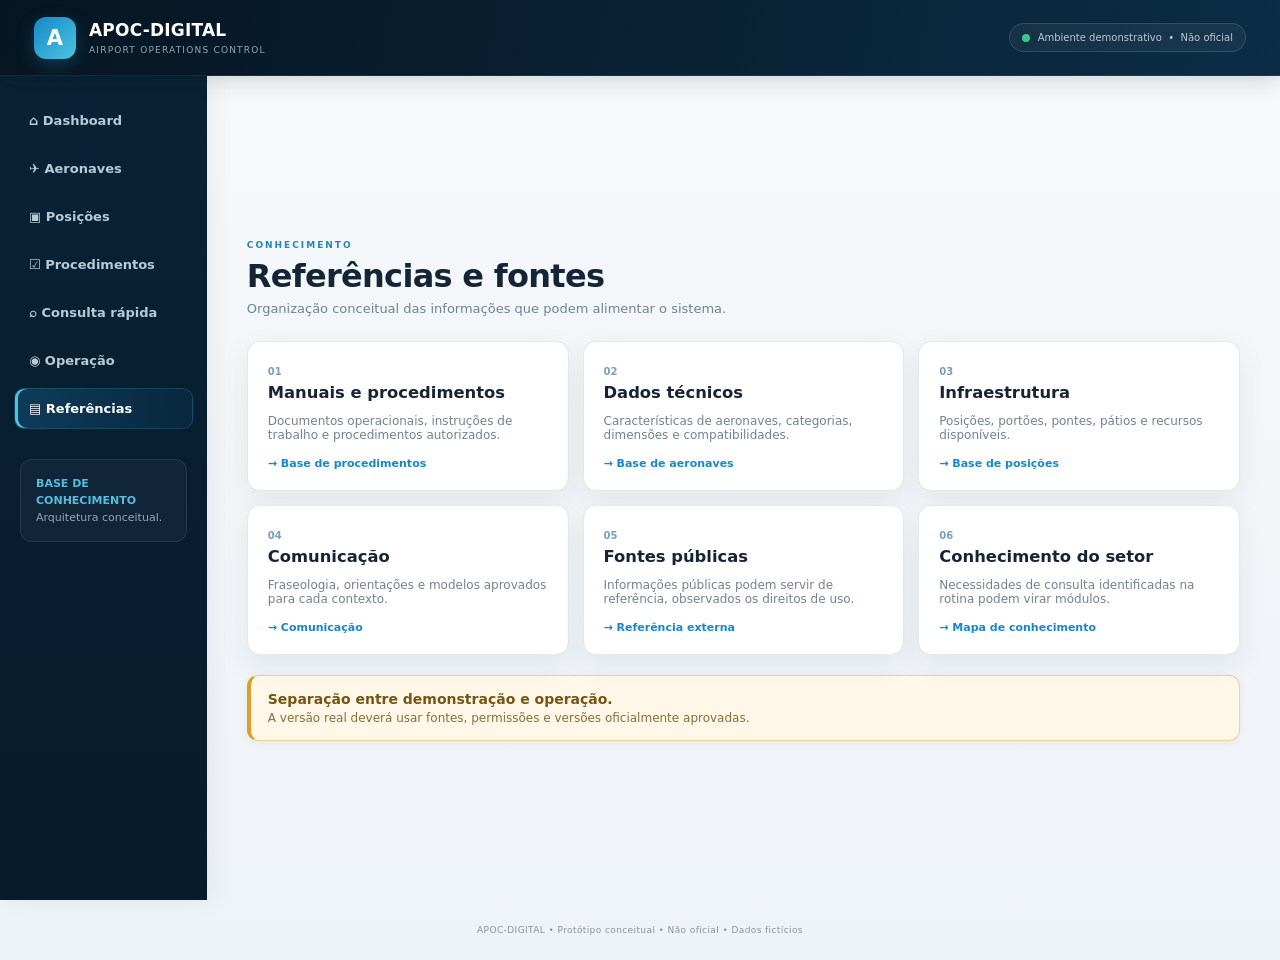
<file: referencias.html>
<!doctype html><html lang="pt-BR"><head><meta charset="UTF-8"><meta name="viewport" content="width=device-width,initial-scale=1"><title>APOC-DIGITAL | Referências</title><link rel="stylesheet" href="styles.css"></head><body><header class="topbar"><a class="brand" href="index.html"><div class="brand-mark">A</div><div><strong>APOC-DIGITAL</strong><span>Airport Operations Control</span></div></a><div class="top-status"><span class="dot"></span> Ambiente demonstrativo&nbsp; • &nbsp;Não oficial</div></header><div class="shell"><aside class="sidebar"><nav><a href="index.html">⌂ Dashboard</a><a href="aeronaves.html">✈ Aeronaves</a><a href="posicoes.html">▣ Posições</a><a href="procedimentos.html">☑ Procedimentos</a><a href="consulta-rapida.html">⌕ Consulta rápida</a><a href="operacao.html">◉ Operação</a><a class="active" href="referencias.html">▤ Referências</a></nav><div class="side-note"><b>BASE DE CONHECIMENTO</b><br>Arquitetura conceitual.</div></aside><main class="content"><div class="page-head"><div><span class="eyebrow">CONHECIMENTO</span><h1>Referências e fontes</h1><p>Organização conceitual das informações que podem alimentar o sistema.</p></div></div><section class="reference-grid"><article class="reference"><span>01</span><h3>Manuais e procedimentos</h3><p>Documentos operacionais, instruções de trabalho e procedimentos autorizados.</p><b>→ Base de procedimentos</b></article><article class="reference"><span>02</span><h3>Dados técnicos</h3><p>Características de aeronaves, categorias, dimensões e compatibilidades.</p><b>→ Base de aeronaves</b></article><article class="reference"><span>03</span><h3>Infraestrutura</h3><p>Posições, portões, pontes, pátios e recursos disponíveis.</p><b>→ Base de posições</b></article><article class="reference"><span>04</span><h3>Comunicação</h3><p>Fraseologia, orientações e modelos aprovados para cada contexto.</p><b>→ Comunicação</b></article><article class="reference"><span>05</span><h3>Fontes públicas</h3><p>Informações públicas podem servir de referência, observados os direitos de uso.</p><b>→ Referência externa</b></article><article class="reference"><span>06</span><h3>Conhecimento do setor</h3><p>Necessidades de consulta identificadas na rotina podem virar módulos.</p><b>→ Mapa de conhecimento</b></article></section><div class="notice"><strong>Separação entre demonstração e operação.</strong><span>A versão real deverá usar fontes, permissões e versões oficialmente aprovadas.</span></div></main></div><footer>APOC-DIGITAL • Protótipo conceitual • Não oficial • Dados fictícios</footer></body></html>
</file>
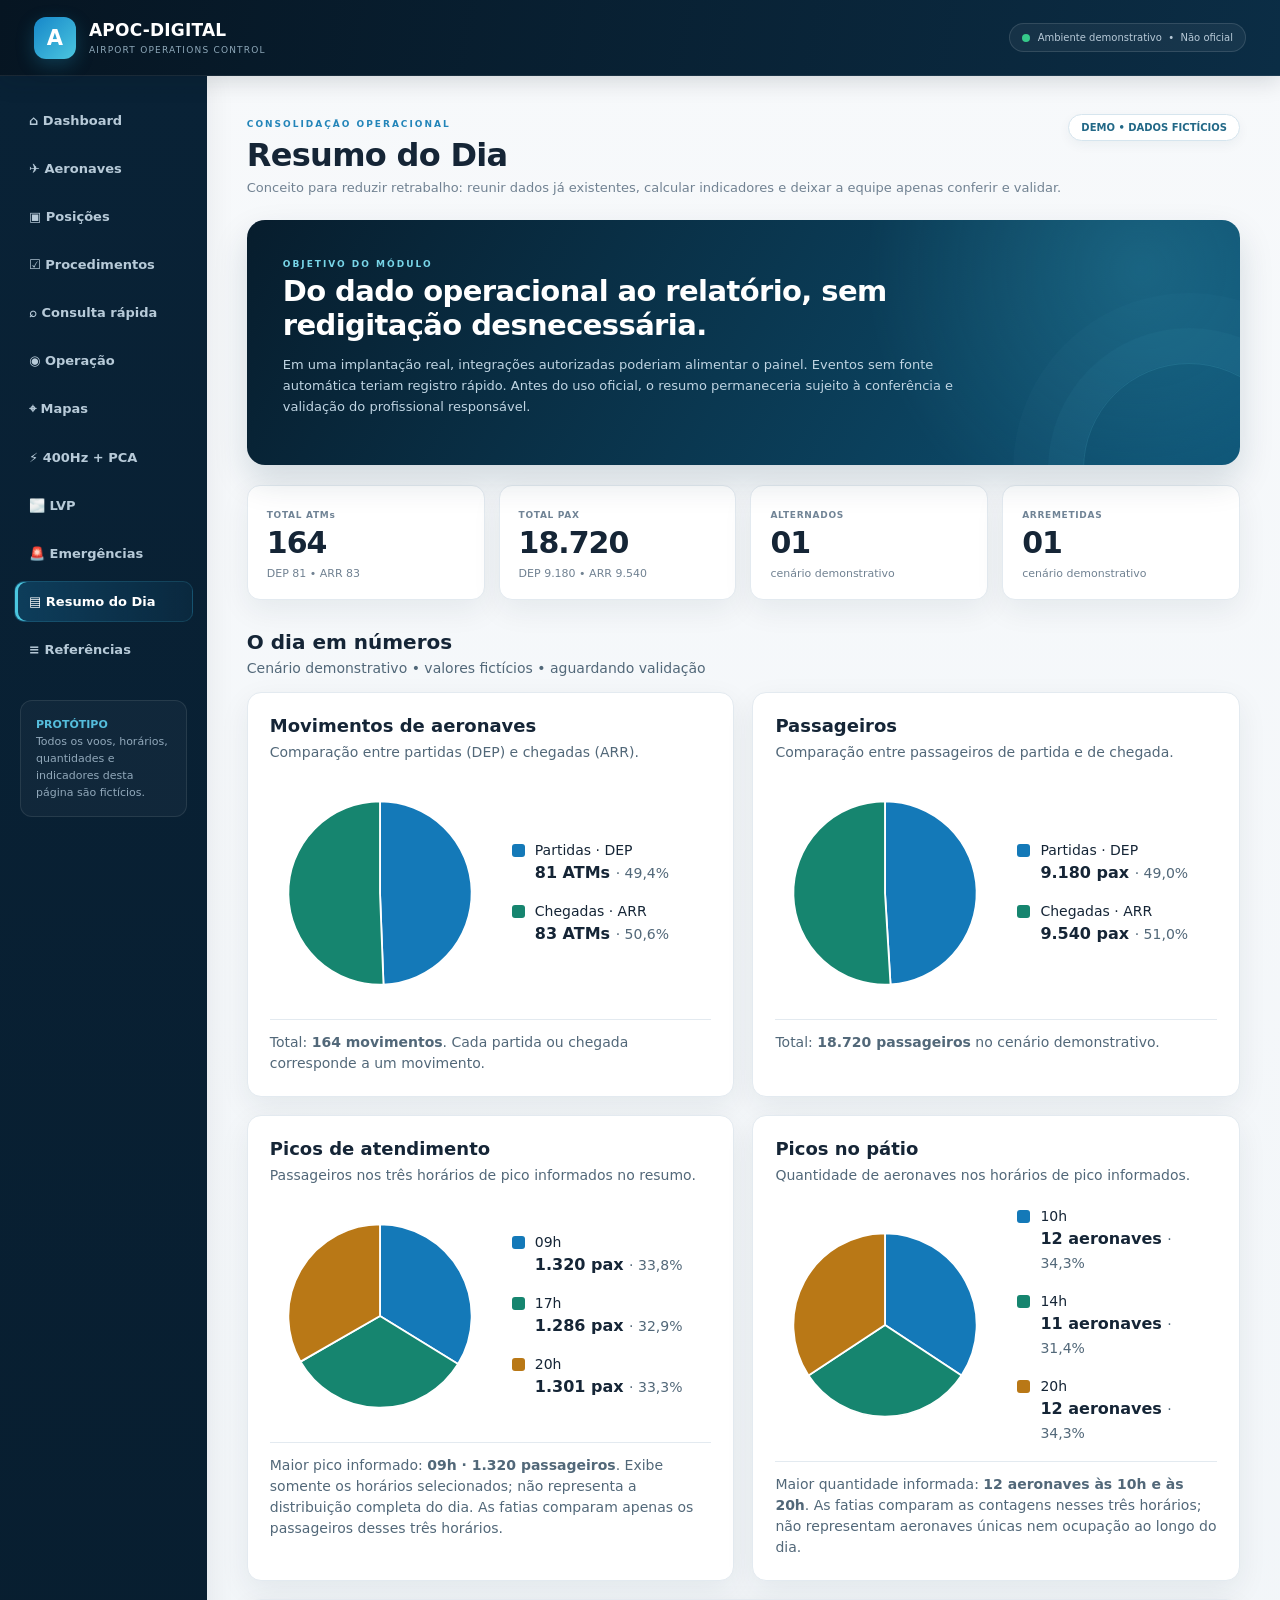
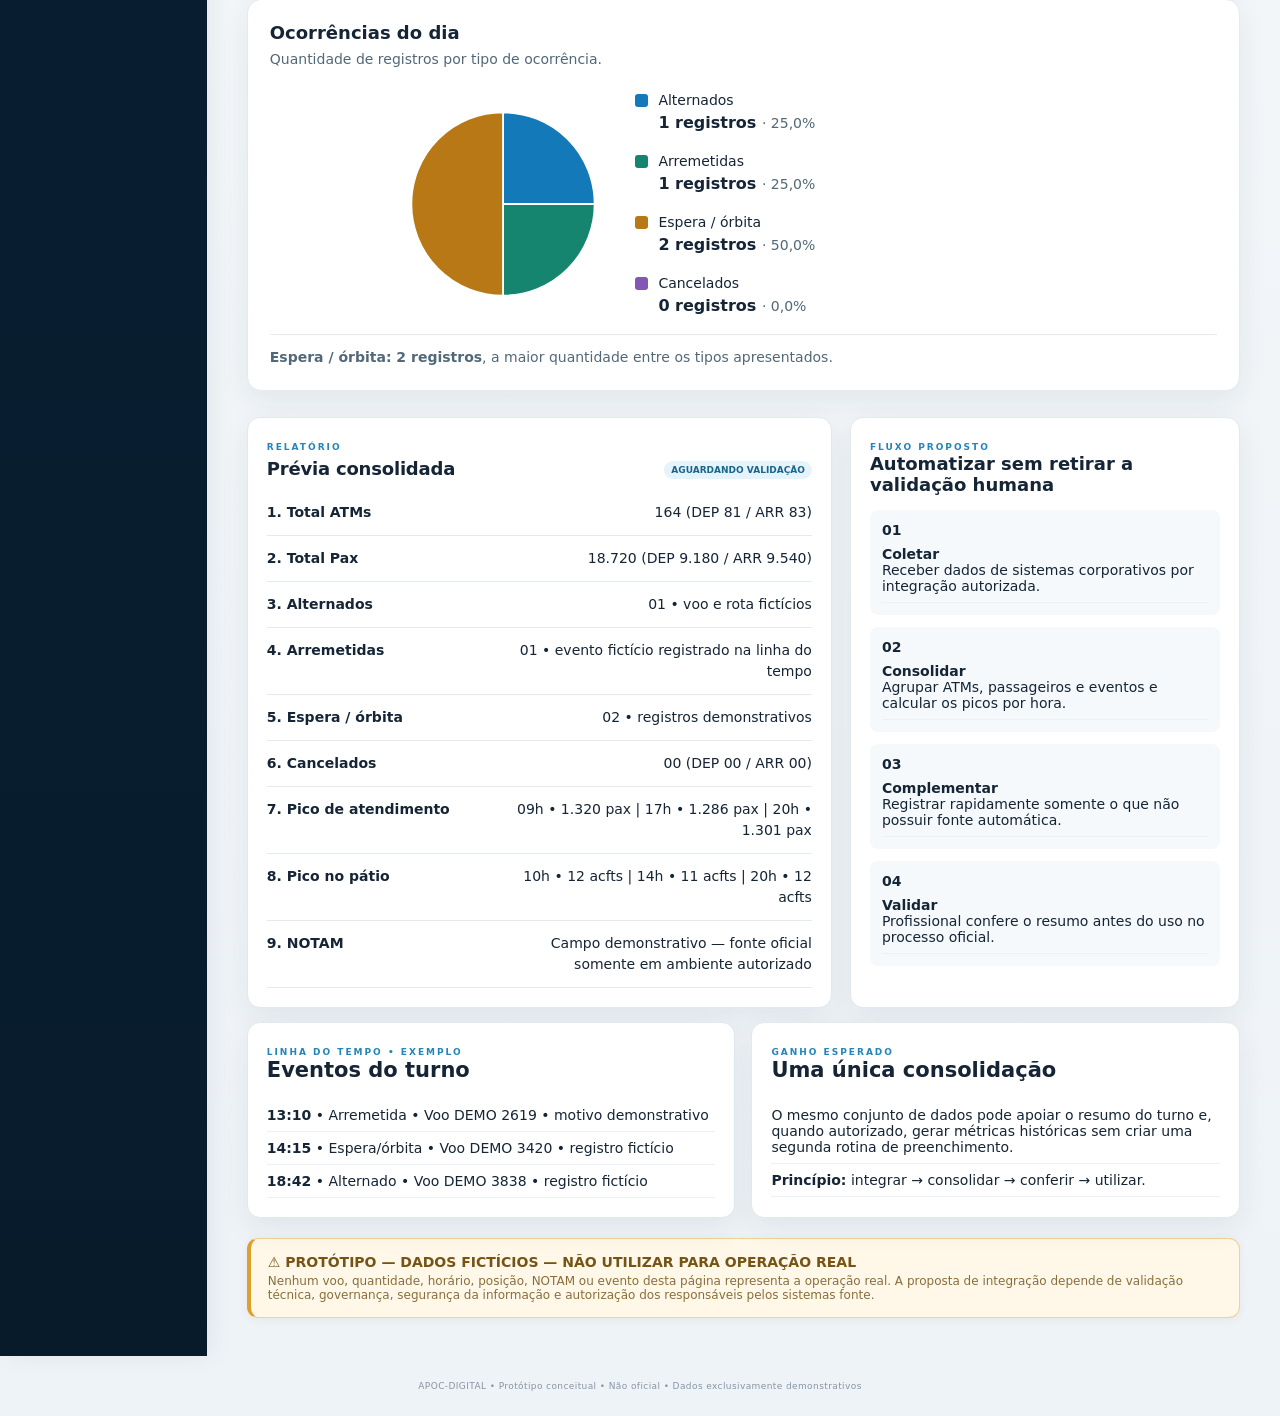
<file: resumo-dia.html>
<!doctype html>
<html lang="pt-BR">
<head><meta charset="UTF-8"><meta name="viewport" content="width=device-width,initial-scale=1"><meta name="description" content="Demonstração de consolidação do resumo operacional diário no APOC-DIGITAL."><title>APOC-DIGITAL | Resumo do Dia</title><link rel="stylesheet" href="styles.css"><style>
.summary-charts{display:grid;grid-template-columns:repeat(2,minmax(0,1fr));gap:18px;margin:0 0 26px}.summary-chart{margin:0;background:#fff;border:1px solid var(--line);border-radius:14px;padding:22px;box-shadow:var(--shadow);min-width:0}.summary-chart h2{font-size:1.125rem;margin:0 0 6px}.summary-chart figcaption>p{font-size:.875rem;line-height:1.5;color:#526879;margin:0 0 20px}.summary-chart.wide{grid-column:1/-1}.chart-bars{display:grid;gap:16px}.chart-label{display:flex;justify-content:space-between;align-items:baseline;gap:12px;font-size:.875rem;margin-bottom:7px}.chart-label strong{font-size:1rem;white-space:nowrap}.chart-track{height:18px;border-radius:5px;background:#edf2f6;overflow:hidden}.chart-fill{height:100%;width:var(--value);background:#1479b8;border-radius:5px}.chart-fill.arr{background:#16856f}.chart-fill.event{background:#b97816}.chart-axis{display:flex;justify-content:space-between;font-size:.875rem;color:#526879;margin-top:14px}.chart-footer{font-size:.875rem;line-height:1.5;color:#526879;border-top:1px solid var(--line);padding-top:12px;margin:16px 0 0}.summary-section-head{margin-bottom:16px}.summary-section-head h2{font-size:1.25rem;margin:0 0 6px}.summary-section-head p{font-size:.875rem;color:#526879;margin:0}.summary-layout{display:grid;grid-template-columns:minmax(0,1.5fr) minmax(0,1fr);gap:18px}.summary-layout .flow-steps{display:grid;grid-template-columns:1fr;gap:12px}.summary-layout .flow-steps>div{padding:12px;background:#f5f9fc;border-radius:8px}.summary-list>div{display:flex;justify-content:space-between;gap:16px;padding:12px 0;border-bottom:1px solid var(--line);font-size:.875rem;line-height:1.5}.summary-list>div span{max-width:58%;text-align:right}.summary-layout h2{font-size:1.125rem}.summary-layout .section-heading{flex-wrap:wrap;gap:10px}.summary-chart:hover{border-color:#b5d2e1}@media(max-width:800px){.summary-charts,.summary-layout{grid-template-columns:1fr}.summary-chart.wide{grid-column:auto}}@media(max-width:480px){.summary-chart{padding:17px}.summary-list>div{display:block}.summary-list>div span{display:block;max-width:none;text-align:left;margin-top:4px}}
</style><style>
.pie-layout{display:flex;align-items:center;gap:22px;flex-wrap:wrap}.summary-pie{width:220px;max-width:100%;height:auto;flex:0 1 220px}.pie-legend{list-style:none;padding:0;margin:0;display:grid;gap:16px;flex:1;min-width:160px}.pie-legend li{display:flex;align-items:flex-start;gap:10px;font-size:.875rem;line-height:1.5}.pie-key{width:13px;height:13px;border-radius:3px;flex:0 0 13px;margin-top:4px}.pie-legend strong{display:block;font-size:1rem}.pie-legend small{font-size:.875rem;font-weight:400;color:#526879}.summary-chart.wide .pie-layout{max-width:700px;margin:auto}@media(max-width:480px){.pie-layout{justify-content:center}.pie-legend{flex-basis:100%}.summary-pie{width:200px;flex-basis:200px}}
</style></head>
<body><header class="topbar"><div class="brand"><div class="brand-mark">A</div><div><strong>APOC-DIGITAL</strong><span>Airport Operations Control</span></div></div><div class="top-status"><span class="dot"></span> Ambiente demonstrativo&nbsp; • &nbsp;Não oficial</div></header>
<div class="shell"><aside class="sidebar"><nav aria-label="Menu principal"><a href="index.html">⌂ <span>Dashboard</span></a><a href="aeronaves.html">✈ <span>Aeronaves</span></a><a href="posicoes.html">▣ <span>Posições</span></a><a href="procedimentos.html">☑ <span>Procedimentos</span></a><a href="consulta-rapida.html">⌕ <span>Consulta rápida</span></a><a href="operacao.html">◉ <span>Operação</span></a><a href="mapas.html">⌖ <span>Mapas</span></a><a href="400hz.html">⚡ <span>400Hz + PCA</span></a><a href="lvp.html">🌫️ <span>LVP</span></a><a href="emergencias.html">🚨 <span>Emergências</span></a><a class="active" href="resumo-dia.html">▤ <span>Resumo do Dia</span></a><a href="referencias.html">≡ <span>Referências</span></a></nav><div class="side-note"><b>PROTÓTIPO</b><br>Todos os voos, horários, quantidades e indicadores desta página são fictícios.</div></aside>
<main class="content"><div class="page-head"><div><span class="eyebrow">CONSOLIDAÇÃO OPERACIONAL</span><h1>Resumo do Dia</h1><p>Conceito para reduzir retrabalho: reunir dados já existentes, calcular indicadores e deixar a equipe apenas conferir e validar.</p></div><span class="demo-badge">DEMO • DADOS FICTÍCIOS</span></div>
<section class="hero-panel"><span class="eyebrow light">OBJETIVO DO MÓDULO</span><h2>Do dado operacional ao relatório, sem redigitação desnecessária.</h2><p>Em uma implantação real, integrações autorizadas poderiam alimentar o painel. Eventos sem fonte automática teriam registro rápido. Antes do uso oficial, o resumo permaneceria sujeito à conferência e validação do profissional responsável.</p></section>
<section class="metric-grid"><div class="metric"><span>TOTAL ATMs</span><strong>164</strong><small>DEP 81 • ARR 83</small></div><div class="metric"><span>TOTAL PAX</span><strong>18.720</strong><small>DEP 9.180 • ARR 9.540</small></div><div class="metric"><span>ALTERNADOS</span><strong>01</strong><small>cenário demonstrativo</small></div><div class="metric"><span>ARREMETIDAS</span><strong>01</strong><small>cenário demonstrativo</small></div></section>
<section aria-label="Gráficos do resumo diário"><div class="summary-section-head"><h2>O dia em números</h2><p>Cenário demonstrativo • valores fictícios • aguardando validação</p></div><div class="summary-charts"><figure class="summary-chart"><figcaption><h2>Movimentos de aeronaves</h2><p>Comparação entre partidas (DEP) e chegadas (ARR).</p></figcaption><div class="pie-layout"><svg class="summary-pie" viewBox="0 0 240 240" role="img" aria-label="Gráfico de pizza: Partidas · DEP: 81 ATMs; Chegadas · ARR: 83 ATMs"><path d="M 120 120 L 120.000000 20.000000 A 100 100 0 0 1 123.830273 219.926618 Z" fill="#1479b8" stroke="white" stroke-width="2"><title>Partidas · DEP: 81 ATMs (49,4%)</title></path><path d="M 120 120 L 123.830273 219.926618 A 100 100 0 1 1 120.000000 20.000000 Z" fill="#16856f" stroke="white" stroke-width="2"><title>Chegadas · ARR: 83 ATMs (50,6%)</title></path></svg><ul class="pie-legend"><li><span class="pie-key" style="background:#1479b8" aria-hidden="true"></span><div><span>Partidas · DEP</span><strong>81 ATMs <small>· 49,4%</small></strong></div></li><li><span class="pie-key" style="background:#16856f" aria-hidden="true"></span><div><span>Chegadas · ARR</span><strong>83 ATMs <small>· 50,6%</small></strong></div></li></ul></div><p class="chart-footer">Total: <b>164 movimentos</b>. Cada partida ou chegada corresponde a um movimento.</p></figure><figure class="summary-chart"><figcaption><h2>Passageiros</h2><p>Comparação entre passageiros de partida e de chegada.</p></figcaption><div class="pie-layout"><svg class="summary-pie" viewBox="0 0 240 240" role="img" aria-label="Gráfico de pizza: Partidas · DEP: 9.180 pax; Chegadas · ARR: 9.540 pax"><path d="M 120 120 L 120.000000 20.000000 A 100 100 0 0 1 126.037850 219.817555 Z" fill="#1479b8" stroke="white" stroke-width="2"><title>Partidas · DEP: 9.180 pax (49,0%)</title></path><path d="M 120 120 L 126.037850 219.817555 A 100 100 0 1 1 120.000000 20.000000 Z" fill="#16856f" stroke="white" stroke-width="2"><title>Chegadas · ARR: 9.540 pax (51,0%)</title></path></svg><ul class="pie-legend"><li><span class="pie-key" style="background:#1479b8" aria-hidden="true"></span><div><span>Partidas · DEP</span><strong>9.180 pax <small>· 49,0%</small></strong></div></li><li><span class="pie-key" style="background:#16856f" aria-hidden="true"></span><div><span>Chegadas · ARR</span><strong>9.540 pax <small>· 51,0%</small></strong></div></li></ul></div><p class="chart-footer">Total: <b>18.720 passageiros</b> no cenário demonstrativo.</p></figure><figure class="summary-chart"><figcaption><h2>Picos de atendimento</h2><p>Passageiros nos três horários de pico informados no resumo.</p></figcaption><div class="pie-layout"><svg class="summary-pie" viewBox="0 0 240 240" role="img" aria-label="Gráfico de pizza: 09h: 1.320 pax; 17h: 1.286 pax; 20h: 1.301 pax"><path d="M 120 120 L 120.000000 20.000000 A 100 100 0 0 1 205.147216 172.439981 Z" fill="#1479b8" stroke="white" stroke-width="2"><title>09h: 1.320 pax (33,8%)</title></path><path d="M 120 120 L 205.147216 172.439981 A 100 100 0 0 1 33.290446 169.814188 Z" fill="#16856f" stroke="white" stroke-width="2"><title>17h: 1.286 pax (32,9%)</title></path><path d="M 120 120 L 33.290446 169.814188 A 100 100 0 0 1 120.000000 20.000000 Z" fill="#b97816" stroke="white" stroke-width="2"><title>20h: 1.301 pax (33,3%)</title></path></svg><ul class="pie-legend"><li><span class="pie-key" style="background:#1479b8" aria-hidden="true"></span><div><span>09h</span><strong>1.320 pax <small>· 33,8%</small></strong></div></li><li><span class="pie-key" style="background:#16856f" aria-hidden="true"></span><div><span>17h</span><strong>1.286 pax <small>· 32,9%</small></strong></div></li><li><span class="pie-key" style="background:#b97816" aria-hidden="true"></span><div><span>20h</span><strong>1.301 pax <small>· 33,3%</small></strong></div></li></ul></div><p class="chart-footer">Maior pico informado: <b>09h · 1.320 passageiros</b>. Exibe somente os horários selecionados; não representa a distribuição completa do dia. As fatias comparam apenas os passageiros desses três horários.</p></figure><figure class="summary-chart"><figcaption><h2>Picos no pátio</h2><p>Quantidade de aeronaves nos horários de pico informados.</p></figcaption><div class="pie-layout"><svg class="summary-pie" viewBox="0 0 240 240" role="img" aria-label="Gráfico de pizza: 10h: 12 aeronaves; 14h: 11 aeronaves; 20h: 12 aeronaves"><path d="M 120 120 L 120.000000 20.000000 A 100 100 0 0 1 203.457325 175.089698 Z" fill="#1479b8" stroke="white" stroke-width="2"><title>10h: 12 aeronaves (34,3%)</title></path><path d="M 120 120 L 203.457325 175.089698 A 100 100 0 0 1 36.542675 175.089698 Z" fill="#16856f" stroke="white" stroke-width="2"><title>14h: 11 aeronaves (31,4%)</title></path><path d="M 120 120 L 36.542675 175.089698 A 100 100 0 0 1 120.000000 20.000000 Z" fill="#b97816" stroke="white" stroke-width="2"><title>20h: 12 aeronaves (34,3%)</title></path></svg><ul class="pie-legend"><li><span class="pie-key" style="background:#1479b8" aria-hidden="true"></span><div><span>10h</span><strong>12 aeronaves <small>· 34,3%</small></strong></div></li><li><span class="pie-key" style="background:#16856f" aria-hidden="true"></span><div><span>14h</span><strong>11 aeronaves <small>· 31,4%</small></strong></div></li><li><span class="pie-key" style="background:#b97816" aria-hidden="true"></span><div><span>20h</span><strong>12 aeronaves <small>· 34,3%</small></strong></div></li></ul></div><p class="chart-footer">Maior quantidade informada: <b>12 aeronaves às 10h e às 20h</b>. As fatias comparam as contagens nesses três horários; não representam aeronaves únicas nem ocupação ao longo do dia.</p></figure><figure class="summary-chart wide"><figcaption><h2>Ocorrências do dia</h2><p>Quantidade de registros por tipo de ocorrência.</p></figcaption><div class="pie-layout"><svg class="summary-pie" viewBox="0 0 240 240" role="img" aria-label="Gráfico de pizza: Alternados: 1 registros; Arremetidas: 1 registros; Espera / órbita: 2 registros; Cancelados: 0 registros"><path d="M 120 120 L 120.000000 20.000000 A 100 100 0 0 1 220.000000 120.000000 Z" fill="#1479b8" stroke="white" stroke-width="2"><title>Alternados: 1 registros (25,0%)</title></path><path d="M 120 120 L 220.000000 120.000000 A 100 100 0 0 1 120.000000 220.000000 Z" fill="#16856f" stroke="white" stroke-width="2"><title>Arremetidas: 1 registros (25,0%)</title></path><path d="M 120 120 L 120.000000 220.000000 A 100 100 0 0 1 120.000000 20.000000 Z" fill="#b97816" stroke="white" stroke-width="2"><title>Espera / órbita: 2 registros (50,0%)</title></path></svg><ul class="pie-legend"><li><span class="pie-key" style="background:#1479b8" aria-hidden="true"></span><div><span>Alternados</span><strong>1 registros <small>· 25,0%</small></strong></div></li><li><span class="pie-key" style="background:#16856f" aria-hidden="true"></span><div><span>Arremetidas</span><strong>1 registros <small>· 25,0%</small></strong></div></li><li><span class="pie-key" style="background:#b97816" aria-hidden="true"></span><div><span>Espera / órbita</span><strong>2 registros <small>· 50,0%</small></strong></div></li><li><span class="pie-key" style="background:#8156b4" aria-hidden="true"></span><div><span>Cancelados</span><strong>0 registros <small>· 0,0%</small></strong></div></li></ul></div><p class="chart-footer"><b>Espera / órbita: 2 registros</b>, a maior quantidade entre os tipos apresentados.</p></figure></div></section><section class="summary-layout"><div class="panel"><div class="section-heading"><div><span class="eyebrow">RELATÓRIO</span><h2>Prévia consolidada</h2></div><span class="status-chip blue">AGUARDANDO VALIDAÇÃO</span></div><div class="summary-list"><div><b>1. Total ATMs</b><span>164 (DEP 81 / ARR 83)</span></div><div><b>2. Total Pax</b><span>18.720 (DEP 9.180 / ARR 9.540)</span></div><div><b>3. Alternados</b><span>01 • voo e rota fictícios</span></div><div><b>4. Arremetidas</b><span>01 • evento fictício registrado na linha do tempo</span></div><div><b>5. Espera / órbita</b><span>02 • registros demonstrativos</span></div><div><b>6. Cancelados</b><span>00 (DEP 00 / ARR 00)</span></div><div><b>7. Pico de atendimento</b><span>09h • 1.320 pax | 17h • 1.286 pax | 20h • 1.301 pax</span></div><div><b>8. Pico no pátio</b><span>10h • 12 acfts | 14h • 11 acfts | 20h • 12 acfts</span></div><div><b>9. NOTAM</b><span>Campo demonstrativo — fonte oficial somente em ambiente autorizado</span></div></div></div>
<aside class="panel"><span class="eyebrow">FLUXO PROPOSTO</span><h2>Automatizar sem retirar a validação humana</h2><div class="flow-steps"><div><strong>01</strong><p><b>Coletar</b><br>Receber dados de sistemas corporativos por integração autorizada.</p></div><div><strong>02</strong><p><b>Consolidar</b><br>Agrupar ATMs, passageiros e eventos e calcular os picos por hora.</p></div><div><strong>03</strong><p><b>Complementar</b><br>Registrar rapidamente somente o que não possuir fonte automática.</p></div><div><strong>04</strong><p><b>Validar</b><br>Profissional confere o resumo antes do uso no processo oficial.</p></div></div></aside></section>
<section class="two-col"><div class="panel"><span class="eyebrow">LINHA DO TEMPO • EXEMPLO</span><h2>Eventos do turno</h2><p><b>13:10</b> • Arremetida • Voo DEMO 2619 • motivo demonstrativo</p><p><b>14:15</b> • Espera/órbita • Voo DEMO 3420 • registro fictício</p><p><b>18:42</b> • Alternado • Voo DEMO 3838 • registro fictício</p></div><div class="panel"><span class="eyebrow">GANHO ESPERADO</span><h2>Uma única consolidação</h2><p>O mesmo conjunto de dados pode apoiar o resumo do turno e, quando autorizado, gerar métricas históricas sem criar uma segunda rotina de preenchimento.</p><p><b>Princípio:</b> integrar → consolidar → conferir → utilizar.</p></div></section>
<section class="notice"><strong>⚠️ PROTÓTIPO — DADOS FICTÍCIOS — NÃO UTILIZAR PARA OPERAÇÃO REAL</strong><span>Nenhum voo, quantidade, horário, posição, NOTAM ou evento desta página representa a operação real. A proposta de integração depende de validação técnica, governança, segurança da informação e autorização dos responsáveis pelos sistemas fonte.</span></section></main></div><footer>APOC-DIGITAL • Protótipo conceitual • Não oficial • Dados exclusivamente demonstrativos</footer></body></html>
</file>
<file: styles.css>
:root{--navy:#071b2d;--blue:#1479b8;--cyan:#35b5d5;--bg:#eef3f7;--card:#fff;--text:#182838;--muted:#687b8d;--line:#d8e2ea;--green:#28a36a;--amber:#d99422}
*{box-sizing:border-box}body{margin:0;background:var(--bg);color:var(--text);font:14px Arial,sans-serif}.topbar{height:70px;background:var(--navy);color:white;display:flex;align-items:center;justify-content:space-between;padding:0 28px;border-bottom:3px solid var(--blue)}.brand{display:flex;gap:10px;align-items:center;color:#fff;text-decoration:none}.brand-mark{width:38px;height:38px;border-radius:8px;background:linear-gradient(135deg,var(--blue),var(--cyan));display:grid;place-items:center;font-weight:bold;font-size:20px}.brand strong{display:block;font-size:18px}.brand span{font-size:10px;color:#a9bdcd}.top-status{font-size:11px;color:#b7c9d7}.dot{display:inline-block;width:8px;height:8px;border-radius:50%;background:#36c98a;margin-right:6px}.shell{display:flex;min-height:calc(100vh - 70px)}.sidebar{width:230px;background:#0d2941;padding:20px 12px;color:#fff}.sidebar nav{display:grid;gap:5px}.sidebar nav a{color:#b7cad8;text-decoration:none;padding:11px 12px;border-radius:7px;font-weight:bold}.sidebar nav a.active,.sidebar nav a:hover{background:#174767;color:#fff}.side-note{margin:28px 8px;padding:12px;border:1px solid #31546c;border-radius:7px;color:#91a8ba;font-size:11px}.side-note b{color:#55bddc}.content{max-width:1200px;width:100%;margin:auto;padding:32px}.page-head{display:flex;justify-content:space-between;margin-bottom:22px}.eyebrow{font-size:10px;letter-spacing:1.5px;font-weight:bold;color:var(--blue)}h1{font-size:28px;margin:4px 0}h2{margin-top:0}.page-head p{margin:0;color:var(--muted)}.demo-badge,.live-badge{font-size:10px;padding:6px 10px;border:1px solid #b9d5e5;border-radius:18px;background:#edf8fc;color:#226887;font-weight:bold}.hero-panel{background:linear-gradient(120deg,#0a2942,#0e4a6d);color:white;border-radius:11px;padding:28px;margin-bottom:18px}.hero-panel h2{max-width:680px;font-size:25px;margin:5px 0}.hero-panel p{color:#bfd4e2;max-width:700px}.metric-grid{display:grid;grid-template-columns:repeat(4,1fr);gap:12px;margin-bottom:28px}.metric,.module-card,.air-card,.procedure-card,.panel,.reference,.searchbar,.global-search,.result-row,.position-map,.detail-panel,.flight-table{background:var(--card);border:1px solid var(--line);border-radius:9px;box-shadow:0 6px 20px #10263b12}.metric{padding:16px}.metric span{font-size:9px;color:#718496;font-weight:bold}.metric strong{display:block;font-size:27px;margin:4px 0}.metric small{color:var(--muted)}.section-title{font-size:18px}.module-grid{display:grid;grid-template-columns:repeat(3,1fr);gap:12px}.module-card{display:grid;grid-template-columns:auto 1fr auto;gap:12px;align-items:center;padding:16px;text-decoration:none;color:inherit}.module-card:hover,.air-card:hover,.result-row:hover{border-color:#9cc7dc}.module-icon{width:40px;height:40px;border-radius:8px;background:#eaf6fb;color:#176d98;display:grid;place-items:center;font-size:20px}.module-card h3{margin:0 0 3px}.module-card p{margin:0;color:var(--muted);font-size:12px}.notice{margin-top:20px;padding:13px 15px;background:#fff8e9;border:1px solid #eed39b;border-left:4px solid #df9f28;border-radius:7px;color:#765416}.notice span{display:block;font-size:12px;margin-top:4px;color:#8a6d3a}.searchbar{padding:17px;margin-bottom:16px}.searchbar label{display:block;font-weight:bold;font-size:11px;margin-bottom:7px}.searchbar input,.global-search input{width:100%;padding:12px;border:1px solid #cbd8e2;border-radius:7px;font:inherit}.aircraft-grid{display:grid;grid-template-columns:repeat(3,1fr);gap:11px}.air-card{border:1px solid var(--line);padding:15px;text-align:left;display:flex;gap:10px;align-items:center;cursor:pointer;font:inherit}.air-card div{flex:1}.air-card small{display:block;color:var(--muted);margin-top:2px}.plane{color:#1479b8}.detail-panel{padding:18px;margin-top:16px}.info-grid{display:grid;grid-template-columns:repeat(4,1fr);gap:10px}.info{padding:12px;background:#f7fafc;border:1px solid var(--line);border-radius:7px}.info b{display:block;font-size:9px;color:#667a8d;text-transform:uppercase;margin-bottom:4px}.info span{font-weight:bold}.compat{margin-top:10px;padding:12px;background:#edf7fc;border:1px solid #c8e1ee;border-radius:7px}.compat span{display:block;color:#4c6879;margin-top:3px}.position-layout{display:grid;grid-template-columns:1.4fr .8fr;gap:15px}.position-map{padding:17px}.stand-map{display:grid;grid-template-columns:repeat(4,1fr);gap:12px;background:#f0f4f6;padding:28px;border-radius:7px}.stand{min-height:70px;border:2px solid #8fbace;background:#eaf6fb;color:#155c7b;border-radius:6px;font-weight:bold;cursor:pointer}.stand.remote{background:#f0f4f7;border-color:#aabac5;color:#506674}.procedure-tabs{display:flex;gap:7px;flex-wrap:wrap;margin-bottom:14px}.procedure-tabs button,.suggestions button{border:1px solid var(--line);background:#fff;border-radius:18px;padding:7px 12px;cursor:pointer;font-weight:bold;color:#536a7b}.procedure-tabs .selected,.procedure-tabs button:hover{background:#eaf6fb;color:#146b95}.procedure-grid{display:grid;grid-template-columns:1fr 1fr;gap:13px}.procedure-card{padding:17px}.procedure-card>span{font-size:9px;color:var(--blue);font-weight:bold}.procedure-card h3{margin:5px 0}.procedure-card p{color:var(--muted)}.procedure-card summary{color:var(--blue);font-weight:bold;cursor:pointer}.global-search{display:flex;gap:9px;padding:9px 12px}.global-search span{font-size:22px;color:#718798}.global-search input{border:0;outline:0}.suggestions{display:flex;gap:6px;flex-wrap:wrap;margin:11px 0 17px}.search-results{display:grid;gap:9px}.result-row{display:grid;grid-template-columns:110px 1fr 15px;padding:14px;text-decoration:none;color:inherit}.result-row p{margin:3px 0 0;color:var(--muted);font-size:12px}.result-type{font-size:9px;color:var(--blue);font-weight:bold}.flight-table{overflow:hidden}.table-head,.flight-row{padding:13px 16px}.table-head{display:flex;justify-content:space-between;border-bottom:1px solid var(--line)}.table-head span{font-size:11px;color:var(--muted)}.flight-row{display:grid;grid-template-columns:1fr 1fr 1.4fr .7fr .8fr;border-bottom:1px solid #edf1f4;gap:8px}.flight-row.header{font-size:9px;color:#718394;font-weight:bold;background:#f6f9fb}.status-chip{font-style:normal;font-size:9px;font-weight:bold;padding:4px 7px;border-radius:15px;text-align:center;background:#e7f7ef;color:#187850}.status-chip.amber{background:#fff1db;color:#9d6817}.status-chip.blue{background:#e7f3fb;color:#17678d}.two-col{display:grid;grid-template-columns:1fr 1fr;gap:13px;margin-top:14px}.panel{padding:17px}.panel p{border-bottom:1px solid #edf1f4;padding:8px 0;margin:0}.mini-link{display:block;padding:9px 0;color:var(--blue);text-decoration:none;font-weight:bold;border-bottom:1px solid #edf1f4}.reference-grid{display:grid;grid-template-columns:repeat(3,1fr);gap:13px}.reference{padding:18px}.reference>span{font-size:10px;color:#78a0b8;font-weight:bold}.reference h3{margin:5px 0}.reference p{color:var(--muted);font-size:12px}.reference b{color:var(--blue);font-size:11px}.empty-state{text-align:center;padding:25px;color:var(--muted)}footer{text-align:center;padding:20px;color:#8495a5;font-size:10px}@media(max-width:900px){.sidebar{width:68px}.sidebar nav a{font-size:0;text-align:center}.sidebar nav a:first-letter{font-size:18px}.side-note{display:none}.module-grid,.reference-grid{grid-template-columns:1fr 1fr}.aircraft-grid{grid-template-columns:1fr 1fr}.metric-grid{grid-template-columns:1fr 1fr}.info-grid{grid-template-columns:1fr 1fr}}@media(max-width:600px){.sidebar{display:none}.content{padding:20px 14px}.module-grid,.reference-grid,.aircraft-grid,.procedure-grid,.metric-grid,.two-col{grid-template-columns:1fr}.position-layout{grid-template-columns:1fr}.stand-map{grid-template-columns:repeat(3,1fr);padding:18px}.flight-row{grid-template-columns:1fr 1fr}.flight-row.header{display:none}.flight-row span:nth-child(3),.flight-row span:nth-child(4){display:none}.page-head{display:block}.demo-badge,.live-badge{display:inline-block;margin-top:8px}}
/* Identificacao visual de prototipo publico */
.top-status{display:flex;align-items:center;gap:2px}.top-status .dot{flex:0 0 auto}.notice{box-shadow:0 2px 8px #7d5a1812}.notice strong{font-weight:800}

/* ===== APOC-DIGITAL — redesign visual V2.1 ===== */
:root{--navy:#061522;--navy2:#0a2436;--blue:#1687c9;--cyan:#4bc6df;--bg:#f4f7fa;--card:#fff;--text:#152536;--muted:#718292;--line:#e3eaf0;--green:#23a56b;--amber:#e5a43a;--shadow:0 10px 30px rgba(17,43,63,.07)}
body{font-family:Inter,ui-sans-serif,system-ui,-apple-system,BlinkMacSystemFont,"Segoe UI",Arial,sans-serif;background:linear-gradient(180deg,#f7f9fb 0,#eef3f7 100%);color:var(--text)}
.topbar{height:76px;padding:0 34px;background:linear-gradient(100deg,#061522,#0b2d45);border-bottom:1px solid rgba(255,255,255,.08);box-shadow:0 5px 22px rgba(4,20,31,.15);position:sticky;top:0;z-index:10}
.brand{gap:13px}.brand-mark{width:42px;height:42px;border-radius:12px;box-shadow:0 6px 18px rgba(34,167,211,.25);font-size:21px}.brand strong{font-size:17px;letter-spacing:.2px}.brand span{font-size:9px;letter-spacing:1.2px;text-transform:uppercase;color:#8fa9ba}
.top-status{font-size:10px;padding:8px 12px;border:1px solid rgba(255,255,255,.12);border-radius:20px;background:rgba(255,255,255,.05)}
.shell{min-height:calc(100vh - 76px)}
.sidebar{width:244px;padding:24px 14px;background:linear-gradient(180deg,#092236,#071b2b);box-shadow:5px 0 24px rgba(5,25,39,.06)}
.sidebar nav{gap:7px}.sidebar nav a{padding:12px 14px;border:1px solid transparent;border-radius:10px;font-size:13px;transition:.18s}
.sidebar nav a.active{background:linear-gradient(90deg,rgba(28,137,194,.28),rgba(28,137,194,.08));border-color:rgba(72,190,222,.16);box-shadow:inset 3px 0 0 var(--cyan)}
.sidebar nav a:hover{background:rgba(255,255,255,.06);transform:translateX(2px)}
.side-note{margin:30px 6px;padding:15px;border-radius:12px;background:rgba(255,255,255,.035);border:1px solid rgba(255,255,255,.09);line-height:1.55}
.content{max-width:1320px;padding:38px 40px}
.page-head{align-items:flex-start;margin-bottom:25px}.eyebrow{font-size:9px;letter-spacing:2px;color:#2385b9}.page-head h1{font-size:32px;letter-spacing:-.7px;margin:6px 0}.page-head p{font-size:13px}
.demo-badge,.live-badge{padding:7px 12px;background:#fff;border-color:#d6e5ee;box-shadow:0 4px 12px rgba(21,57,78,.05)}
.hero-panel{position:relative;overflow:hidden;border-radius:18px;padding:34px 36px;margin-bottom:20px;background:radial-gradient(circle at 90% 20%,rgba(74,199,225,.22),transparent 30%),linear-gradient(120deg,#071d2d,#0d5274);box-shadow:0 16px 34px rgba(8,45,67,.15)}
.hero-panel:after{content:"";position:absolute;width:210px;height:210px;border:1px solid rgba(110,214,235,.14);border-radius:50%;right:-55px;bottom:-110px;box-shadow:0 0 0 35px rgba(110,214,235,.035),0 0 0 70px rgba(110,214,235,.025)}
.hero-panel h2{font-size:29px;line-height:1.16;letter-spacing:-.6px}.hero-panel p{font-size:13px;line-height:1.6}
.metric-grid{gap:14px;margin-bottom:30px}.metric{padding:19px;border-radius:13px;box-shadow:var(--shadow);transition:.18s}.metric:hover{transform:translateY(-2px);box-shadow:0 14px 30px rgba(17,43,63,.1)}.metric span{letter-spacing:.7px}.metric strong{font-size:30px;letter-spacing:-1px}.metric small{font-size:11px}
.section-title{font-size:17px;margin-bottom:13px}.module-grid{gap:14px}.module-card{padding:18px;border-radius:13px;box-shadow:var(--shadow);border-color:#e2e9ef;transition:.18s}.module-card:hover{transform:translateY(-3px);border-color:#9bcfe4;box-shadow:0 15px 32px rgba(17,43,63,.1)}.module-icon{width:44px;height:44px;border-radius:12px;background:linear-gradient(135deg,#edf9fc,#e1f3f8);font-size:19px}.module-card h3{font-size:14px}.module-card p{line-height:1.45}
.notice{border-radius:11px;padding:15px 17px}
.searchbar,.global-search,.position-map,.detail-panel,.flight-table,.panel,.reference,.procedure-card{border-radius:13px;box-shadow:var(--shadow);border-color:#e1e8ee}
.searchbar{padding:19px}.searchbar input,.global-search input{background:#f8fafc;border-color:#dce5eb;padding:13px}
.aircraft-grid,.procedure-grid,.reference-grid{gap:14px}.air-card{border-radius:13px;box-shadow:var(--shadow);padding:17px;transition:.18s}.air-card:hover{transform:translateY(-2px);box-shadow:0 13px 28px rgba(17,43,63,.09)}
.detail-panel{padding:20px}.info{border-radius:10px;background:#f8fafc}.compat{border-radius:10px}
.position-layout{gap:18px}.position-map{padding:20px}.stand-map{gap:13px;padding:30px;border-radius:11px;background:linear-gradient(145deg,#edf3f6,#f7fafb)}.stand{border-radius:9px;min-height:76px;box-shadow:0 4px 10px rgba(21,56,74,.05);transition:.15s}.stand:hover{transform:scale(1.02);border-color:#4aaaca}
.procedure-tabs{gap:8px}.procedure-tabs button,.suggestions button{padding:8px 13px;border-radius:20px}.procedure-tabs .selected{box-shadow:0 5px 12px rgba(21,121,173,.1)}
.procedure-card{padding:19px}.procedure-card h3{font-size:16px}.procedure-card p{line-height:1.5}
.global-search{padding:10px 14px;align-items:center}.global-search span{font-size:20px}
.result-row{border-radius:11px;box-shadow:var(--shadow);border-color:#e4ebf0;padding:16px;transition:.16s}.result-row:hover{transform:translateX(2px)}
.flight-table{overflow:hidden}.table-head{padding:17px 18px;background:#fbfcfd}.flight-row{padding:14px 18px}.flight-row:not(.header):hover{background:#f8fbfd}
.two-col{gap:16px}.panel{padding:19px}.mini-link{padding:11px 0}
.reference{padding:20px;transition:.16s}.reference:hover{transform:translateY(-2px)}
footer{padding:25px;font-size:9px;letter-spacing:.4px}
@media(max-width:900px){.content{padding:28px}.sidebar{width:74px}.sidebar nav a{font-size:0;padding:13px 8px}.sidebar nav a:first-letter{font-size:18px}.sidebar nav a.active{box-shadow:inset 3px 0 0 var(--cyan)}}
@media(max-width:600px){.topbar{padding:0 16px;height:68px}.brand strong{font-size:15px}.top-status{font-size:0;padding:9px}.top-status .dot{margin:0}.content{padding:22px 15px}.hero-panel{padding:25px 23px;border-radius:15px}.hero-panel h2{font-size:23px}.page-head h1{font-size:27px}}


/* ===== DASHBOARD OPERACIONAL V2.1 ===== */
.ops-hero{position:relative;display:flex;align-items:center;justify-content:space-between;min-height:245px;overflow:hidden;border-radius:20px;padding:34px 40px;margin-bottom:18px;color:#fff;background:radial-gradient(circle at 78% 20%,rgba(76,204,229,.2),transparent 26%),linear-gradient(120deg,#061925 0%,#0b3c59 62%,#0b5c78 100%);box-shadow:0 18px 40px rgba(7,39,57,.18)}
.ops-hero:before{content:"";position:absolute;inset:auto -80px -170px auto;width:440px;height:440px;border:1px solid rgba(110,218,238,.13);border-radius:50%;box-shadow:0 0 0 55px rgba(110,218,238,.035),0 0 0 110px rgba(110,218,238,.025)}
.ops-hero-copy{position:relative;z-index:2;max-width:700px}.ops-hero h2{font-size:31px;line-height:1.12;letter-spacing:-.8px;margin:8px 0}.ops-hero p{max-width:650px;color:#bdd2df;line-height:1.55;margin:0}.hero-actions{display:flex;gap:9px;margin-top:22px}.hero-actions a{display:inline-block;padding:10px 15px;border-radius:9px;text-decoration:none;background:#35b7d8;color:#062235;font-size:11px;font-weight:800;box-shadow:0 8px 20px rgba(0,0,0,.14)}.hero-actions a.secondary{background:rgba(255,255,255,.07);color:#e7f5fa;border:1px solid rgba(255,255,255,.15);box-shadow:none}
.ops-radar{position:relative;width:190px;height:190px;margin-right:28px;border-radius:50%;border:1px solid rgba(89,207,229,.24);background:radial-gradient(circle,rgba(57,188,216,.08),transparent 64%);display:grid;place-items:center;color:#73d8e9;font-size:10px;font-weight:800;letter-spacing:2px;box-shadow:inset 0 0 40px rgba(52,183,214,.06),0 0 45px rgba(41,177,209,.07)}.radar-ring{position:absolute;border:1px solid rgba(89,207,229,.17);border-radius:50%}.radar-ring.r1{inset:25px}.radar-ring.r2{inset:58px}.radar-sweep{position:absolute;left:50%;top:50%;width:82px;height:1px;transform-origin:left center;background:linear-gradient(90deg,rgba(99,225,239,.75),transparent);transform:rotate(-35deg);box-shadow:0 0 8px rgba(86,216,233,.4)}.radar-sweep:before{content:"";position:absolute;left:72px;top:-3px;width:7px;height:7px;border-radius:50%;background:#72dcec;box-shadow:0 0 12px #72dcec}
.ops-metrics{margin-bottom:24px}.ops-metrics .metric{position:relative;overflow:hidden}.ops-metrics .metric:after{content:"";position:absolute;right:-18px;bottom:-30px;width:90px;height:90px;border:1px solid #dcebf1;border-radius:50%}.metric-live small{color:#19805b}.metric-live small i{display:inline-block;width:6px;height:6px;border-radius:50%;background:#28b777;margin-right:4px}
.dashboard-grid{display:grid;grid-template-columns:minmax(0,1.7fr) minmax(290px,.8fr);gap:18px}.dashboard-main,.dashboard-side{min-width:0}.dashboard-side{display:grid;align-content:start;gap:18px}.section-heading{display:flex;align-items:end;justify-content:space-between;margin:0 0 11px}.section-heading h2{font-size:17px;margin:5px 0 0;letter-spacing:-.2px}.section-heading a{font-size:10px;color:#1679aa;text-decoration:none;font-weight:800}.section-heading-space{margin-top:23px}
.flight-board{background:#fff;border:1px solid #e1e8ee;border-radius:14px;overflow:hidden;box-shadow:var(--shadow)}.flight-board-head,.flight-board-row{display:grid;grid-template-columns:1.05fr 1.35fr .75fr .9fr;align-items:center;gap:12px;padding:12px 17px}.flight-board-head{background:#f7fafc;border-bottom:1px solid #e5ebef;font-size:8px;letter-spacing:.8px;font-weight:800;color:#7a8b99}.flight-board-row{min-height:58px;border-bottom:1px solid #edf1f4;font-size:11px}.flight-board-row:last-child{border-bottom:0}.flight-board-row:hover{background:#fbfdfe}.flight-board-row strong{font-size:12px;color:#172c3d}.flight-board-row span{color:#657988}.flight-board-row b{font-size:11px;color:#287391}.flight-board-row .status-chip{justify-self:start}
.ops-stand-map{display:grid;grid-template-columns:repeat(3,1fr);gap:10px;padding:15px;background:linear-gradient(145deg,#e9f0f3,#f7fafb);border:1px solid #e0e8ec;border-radius:14px}.ops-stand{min-height:80px;border:1px solid #c9d8df;border-radius:11px;padding:12px;background:#fff;display:flex;flex-direction:column;justify-content:space-between;box-shadow:0 4px 12px rgba(25,57,75,.05);position:relative;overflow:hidden}.ops-stand:before{content:"";position:absolute;left:0;top:0;bottom:0;width:4px}.ops-stand span{font-size:15px;font-weight:900}.ops-stand small{font-size:9px;color:#6d8290;font-weight:800;letter-spacing:.5px}.ops-stand.occupied{border-color:#c8e4ee;background:#f4fbfd}.ops-stand.occupied:before{background:#1687c9}.ops-stand.alert{border-color:#efd7a8;background:#fffaf0}.ops-stand.alert:before{background:#e4a33a}.ops-stand.free{background:#fafcfd}.ops-stand.free:before{background:#b9c7cf}.map-legend{display:flex;gap:15px;padding:9px 2px 0;color:#728492;font-size:9px;font-weight:700}.legend-dot{display:inline-block;width:7px;height:7px;border-radius:50%;margin-right:4px}.legend-dot.occupied{background:#1687c9}.legend-dot.alert{background:#e4a33a}.legend-dot.free{background:#b9c7cf}
.side-panel{background:#fff;border:1px solid #e1e8ee;border-radius:14px;padding:17px;box-shadow:var(--shadow)}.panel-title{display:flex;align-items:center;gap:10px;padding-bottom:12px;border-bottom:1px solid #edf1f4}.panel-title>span{width:32px;height:32px;border-radius:9px;display:grid;place-items:center;background:#edf8fc;color:#1679aa}.panel-title b{display:block;font-size:12px}.panel-title small{display:block;margin-top:2px;color:#8293a0;font-size:9px}.alert-item{display:flex;gap:9px;padding:12px 0;border-bottom:1px solid #edf1f4}.alert-item:last-child{border-bottom:0;padding-bottom:2px}.alert-icon{flex:0 0 auto;width:23px;height:23px;border-radius:7px;display:grid;place-items:center;background:#e9f8f0;color:#20805a;font-size:10px;font-style:normal;font-weight:900}.alert-icon.amber{background:#fff1dc;color:#a16a19}.alert-icon.blue{background:#eaf5fb;color:#17698d}.alert-item strong{font-size:10px}.alert-item p{margin:3px 0 0;font-size:9px;color:#758793;line-height:1.4}
.quick-action{display:grid;grid-template-columns:28px 1fr auto;align-items:center;gap:8px;padding:11px 0;border-bottom:1px solid #edf1f4;color:#344d5d;text-decoration:none;font-size:10px;font-weight:800}.quick-action:last-child{border-bottom:0}.quick-action>span{width:26px;height:26px;border-radius:8px;background:#f0f8fb;color:#17749c;display:grid;place-items:center}.quick-action>b{color:#92a4af}.quick-action:hover{color:#1679aa}
@media(max-width:1050px){.ops-radar{width:150px;height:150px;margin-right:0}.dashboard-grid{grid-template-columns:1fr}.dashboard-side{grid-template-columns:1fr 1fr}.dashboard-side .side-panel{height:100%}}
@media(max-width:700px){.ops-hero{padding:25px 23px;min-height:0}.ops-radar{display:none}.ops-hero h2{font-size:24px}.dashboard-side{grid-template-columns:1fr}.flight-board-head,.flight-board-row{grid-template-columns:1fr 1.2fr .65fr}.flight-board-head span:last-child,.flight-board-row .status-chip{display:none}.ops-stand-map{grid-template-columns:repeat(2,1fr)}.section-heading{align-items:start;gap:10px}.section-heading a{padding-top:7px}}

/* ===== MODULO DE MAPAS ===== */
.map-intro{display:flex;justify-content:space-between;align-items:center;gap:25px;margin-bottom:18px;padding:28px 32px;border-radius:18px;color:#fff;background:radial-gradient(circle at 85% 30%,rgba(75,198,223,.2),transparent 28%),linear-gradient(120deg,#071d2d,#0c4b69);box-shadow:0 16px 34px rgba(8,45,67,.13);overflow:hidden}.map-intro h2{font-size:25px;margin:6px 0}.map-intro p{max-width:780px;color:#c0d5e0;line-height:1.55;font-size:12px;margin:0}.map-intro-mark{width:82px;height:82px;flex:0 0 auto;border:1px solid rgba(105,215,235,.25);border-radius:50%;display:grid;place-items:center;font-size:42px;color:#6bd7e8;background:rgba(255,255,255,.03)}.eyebrow.light{color:#78d5e8}.map-cards{display:grid;grid-template-columns:1fr 1fr;gap:16px}.map-card{background:#fff;border:1px solid #e1e8ee;border-radius:15px;box-shadow:var(--shadow);overflow:hidden}.map-card.wide{grid-column:1/-1}.map-card-head{padding:19px 20px 12px}.map-tag{font-size:8px;letter-spacing:1.3px;font-weight:900;color:#2180ad}.map-card h2{font-size:17px;margin:5px 0}.map-card-head p{font-size:11px;color:var(--muted);margin:0;line-height:1.45}.schematic{margin:0 15px 15px;border:1px solid #dce7ec;border-radius:11px;background:#f3f7f9;min-height:190px;position:relative;overflow:hidden}.terminal{display:flex;flex-direction:column;justify-content:center;gap:25px;padding:28px;background:linear-gradient(145deg,#eef5f7,#f9fbfc)}.terminal-building{margin:auto;width:76%;height:72px;border:2px solid #9dc5d3;border-radius:10px;background:#fff;display:flex;flex-direction:column;align-items:center;justify-content:center;color:#23647e}.terminal-building b{font-size:13px}.terminal-building span{font-size:9px;color:#8296a2;margin-top:4px}.gate-row{display:grid;grid-template-columns:repeat(6,1fr);gap:7px}.gate-row i{font-style:normal;text-align:center;padding:9px 4px;border:1px solid #a9cddd;border-radius:7px;background:#e8f5f9;color:#23647e;font-size:9px;font-weight:800}.apron{padding:22px;background:repeating-linear-gradient(90deg,#eef3f5 0,#eef3f5 45px,#e7eef1 45px,#e7eef1 90px)}.taxi-line{position:absolute;left:12%;right:12%;top:50%;border-top:3px dashed #a9bac4}.stand-grid{position:absolute;inset:22px 16px;display:grid;grid-template-columns:repeat(4,1fr);gap:8px}.stand-grid i{z-index:1;display:grid;place-items:center;border:1px solid #8ebccc;border-radius:8px;background:#fafdfe;color:#21657d;font-size:9px;font-style:normal;font-weight:900;box-shadow:0 3px 8px rgba(21,56,74,.05)}.apron-label{position:absolute;bottom:7px;right:10px;font-size:7px;letter-spacing:1px;color:#81939e;font-weight:900}.airport{min-height:245px;background:#eef4f2}.runway{position:absolute;left:15%;top:9%;width:70%;height:44px;background:#53636b;border-radius:6px;transform:rotate(-8deg);display:grid;place-items:center;color:#dce3e6;font-size:7px;letter-spacing:1px}.taxiway{position:absolute;background:#c6d0d3;border-radius:12px}.taxiway.t1{width:62%;height:18px;left:19%;top:51%;transform:rotate(-8deg)}.taxiway.t2{width:18px;height:62%;left:44%;top:30%;transform:rotate(22deg)}.terminal-mini{position:absolute;left:12%;bottom:25px;width:23%;height:43px;border-radius:7px;background:#dcecf1;border:1px solid #8db9c8;display:grid;place-items:center;color:#26677f;font-size:9px;font-weight:900}.apron-mini{position:absolute;right:14%;bottom:26px;width:28%;height:50px;border:1px dashed #94b4bf;border-radius:8px;display:grid;place-items:center;color:#718792;font-size:8px;font-weight:900}.north{position:absolute;right:15px;top:12px;width:24px;height:24px;border:1px solid #aac0c8;border-radius:50%;display:grid;place-items:center;color:#56727f;font-weight:900;font-size:10px}.patio3{display:grid;grid-template-columns:1fr 1fr;gap:12px;padding:16px;background:linear-gradient(145deg,#eef4f5,#f8fafb)}.zone{border:1px solid #b8cfd8;border-radius:10px;padding:13px;display:grid;grid-template-columns:repeat(2,1fr);gap:7px;background:#fff}.zone b{grid-column:1/-1;font-size:11px;color:#27677e}.zone>span{grid-column:1/-1;font-size:8px;color:#82939d;margin-bottom:3px}.zone i{font-style:normal;text-align:center;padding:10px 4px;border-radius:7px;background:#edf7fa;border:1px solid #bddce6;color:#28687f;font-size:9px;font-weight:900}.south-zone i{background:#f4f6f7;border-color:#cdd8dd;color:#627680}
@media(max-width:700px){.map-intro{padding:23px;}.map-intro-mark{display:none}.map-cards{grid-template-columns:1fr}.map-card.wide{grid-column:auto}.gate-row{grid-template-columns:repeat(3,1fr)}.patio3{grid-template-columns:1fr}.airport{min-height:220px}}

/* ===== MODULO DE EMERGENCIAS ===== */
.emergency-hero{display:flex;align-items:center;justify-content:space-between;gap:25px;margin-bottom:18px;padding:30px 34px;border-radius:18px;color:#fff;background:radial-gradient(circle at 85% 25%,rgba(229,164,58,.18),transparent 25%),linear-gradient(120deg,#081a28,#12445e);box-shadow:0 16px 34px rgba(8,45,67,.13)}.emergency-hero h2{font-size:26px;margin:6px 0 8px}.emergency-hero p{max-width:820px;color:#c3d5df;line-height:1.55;margin:0;font-size:12px}.emergency-shield{width:82px;height:82px;flex:0 0 auto;border:1px solid rgba(238,178,79,.35);border-radius:22px;display:grid;place-items:center;color:#f1b65b;font-size:38px;font-weight:900;background:rgba(255,255,255,.035);box-shadow:inset 0 0 30px rgba(229,164,58,.05)}.emergency-grid{display:grid;grid-template-columns:repeat(2,1fr);gap:13px}.emergency-card{position:relative;display:grid;grid-template-columns:45px 1fr auto;align-items:center;gap:12px;padding:17px;background:#fff;border:1px solid #e1e8ee;border-radius:13px;box-shadow:var(--shadow);transition:.16s}.emergency-card:hover{transform:translateY(-2px);border-color:#c3dce7}.emergency-card.critical{border-left:4px solid #e0a13b}.emergency-card .em-icon{width:43px;height:43px;border-radius:12px;background:#edf7fb;color:#19749c;display:grid;place-items:center;font-size:19px}.emergency-card.critical .em-icon{background:#fff4df;color:#ad711d}.emergency-card span{font-size:8px;letter-spacing:1.2px;color:#7e919d;font-weight:900}.emergency-card h3{font-size:14px;margin:3px 0}.emergency-card p{font-size:11px;line-height:1.4;color:var(--muted);margin:0}.emergency-card>a{font-size:9px;color:#1679aa;text-decoration:none;font-weight:900;white-space:nowrap}.emergency-flow,.scenario-section,.document-architecture{margin-top:22px}.flow-steps{display:grid;grid-template-columns:1fr 28px 1fr 28px 1fr 28px 1fr;align-items:center;gap:8px}.flow-step{min-height:105px;padding:15px;background:#fff;border:1px solid #e1e8ee;border-radius:12px;box-shadow:var(--shadow)}.flow-step b{display:inline-grid;place-items:center;width:25px;height:25px;border-radius:8px;background:#eaf6fb;color:#17739a;font-size:9px}.flow-step strong{display:block;margin-top:10px;font-size:11px}.flow-step span{display:block;margin-top:4px;color:var(--muted);font-size:10px;line-height:1.4}.flow-arrow{text-align:center;color:#83a1af;font-size:18px}.flow-note{margin-top:10px;padding:12px 14px;border-radius:10px;background:#f3f8fa;border:1px solid #dce9ee;color:#607783;font-size:10px;line-height:1.45}.scenario-list{display:grid;grid-template-columns:1fr 1fr;gap:8px}.scenario-list>div{display:grid;grid-template-columns:30px 1fr auto;align-items:center;gap:9px;padding:11px 13px;background:#fff;border:1px solid #e3e9ed;border-radius:10px}.scenario-list>div>span{width:27px;height:27px;border-radius:8px;background:#edf7fb;display:grid;place-items:center;font-size:13px}.scenario-list b{display:block;font-size:10px}.scenario-list small{display:block;color:#7b8d99;font-size:9px;margin-top:2px}.scenario-list em{font-style:normal;font-size:8px;font-weight:900;color:#718894;background:#f4f7f8;border-radius:12px;padding:5px 7px}.emergency-support{display:grid;grid-template-columns:1fr 1fr;gap:14px;margin-top:22px}.support-card{padding:20px;background:linear-gradient(145deg,#fff,#f7fafb);border:1px solid #e1e8ee;border-radius:13px;box-shadow:var(--shadow)}.support-card h2{font-size:16px;margin:6px 0}.support-card p{font-size:11px;line-height:1.5;color:var(--muted)}.support-card a{font-size:10px;color:#1679aa;text-decoration:none;font-weight:900}.doc-grid{display:grid;grid-template-columns:repeat(3,1fr);gap:10px}.doc-grid>div{padding:13px 14px;background:#fff;border:1px solid #e1e8ee;border-radius:10px;box-shadow:var(--shadow)}.doc-grid b{display:block;font-size:10px}.doc-grid span{display:block;color:var(--muted);font-size:9px;margin-top:4px;line-height:1.4}@media(max-width:900px){.emergency-grid,.scenario-list,.emergency-support{grid-template-columns:1fr}.flow-steps{grid-template-columns:1fr}.flow-arrow{transform:rotate(90deg);height:22px}.doc-grid{grid-template-columns:1fr 1fr}}@media(max-width:600px){.emergency-hero{padding:24px}.emergency-shield{display:none}.emergency-card{grid-template-columns:40px 1fr}.emergency-card>a{grid-column:2}.doc-grid{grid-template-columns:1fr}}


/* ===== MODULO 400Hz + PCA ===== */
.hz-hero{display:flex;align-items:center;justify-content:space-between;gap:25px;margin-bottom:18px;padding:30px 34px;border-radius:18px;color:#fff;background:radial-gradient(circle at 84% 25%,rgba(76,204,229,.2),transparent 27%),linear-gradient(120deg,#071b2b,#0c4d6b);box-shadow:0 16px 34px rgba(8,45,67,.13)}
.hz-hero h2{font-size:26px;line-height:1.2;margin:6px 0 8px;max-width:820px}.hz-hero p{max-width:820px;color:#c4d8e2;line-height:1.55;margin:0;font-size:12px}.hz-icon{width:84px;height:84px;flex:0 0 auto;border:1px solid rgba(105,215,235,.3);border-radius:22px;display:grid;place-items:center;color:#72dcec;font-size:38px;background:rgba(255,255,255,.035)}
.hz-summary{display:grid;grid-template-columns:repeat(4,1fr);gap:13px;margin-bottom:18px}.hz-stat{padding:17px;background:#fff;border:1px solid #e1e8ee;border-radius:13px;box-shadow:var(--shadow)}.hz-stat span{display:block;font-size:8px;letter-spacing:1px;color:#738694;font-weight:900}.hz-stat strong{display:block;font-size:24px;margin:5px 0 3px;letter-spacing:-.5px}.hz-stat small{display:block;color:var(--muted);font-size:9px;line-height:1.4}
.hz-grid{display:grid;grid-template-columns:1.15fr .85fr;gap:15px}.hz-panel{background:#fff;border:1px solid #e1e8ee;border-radius:14px;padding:19px;box-shadow:var(--shadow);margin-bottom:15px}.hz-muted{color:var(--muted);font-size:11px;line-height:1.5;margin-top:-3px}.hz-position-grid{display:grid;grid-template-columns:repeat(3,1fr);gap:9px;margin-top:14px}.hz-position{min-height:82px;text-align:left;padding:12px;border:1px solid #cfe0e7;border-radius:11px;background:linear-gradient(145deg,#f5fbfd,#edf7fa);color:#205e76;cursor:pointer;transition:.16s}.hz-position:hover,.hz-position.selected{transform:translateY(-2px);border-color:#54bad5;box-shadow:0 9px 18px rgba(26,114,145,.1)}.hz-position span{display:block;color:#1693bd;font-size:15px}.hz-position b{display:block;font-size:17px;margin-top:3px}.hz-position small{font-size:8px;color:#718793;font-weight:800;letter-spacing:.5px}
.hz-rule{display:grid;grid-template-columns:28px 1fr;gap:10px;padding:12px 0;border-bottom:1px solid #edf1f4}.hz-rule:last-child{border-bottom:0}.hz-rule>b{width:27px;height:27px;border-radius:8px;background:#edf7fb;color:#18769b;display:grid;place-items:center;font-size:9px}.hz-rule strong{font-size:11px}.hz-rule p{margin:3px 0 0;color:var(--muted);font-size:10px;line-height:1.45}
.hz-measure{margin-top:0}.hz-measure-grid{display:grid;grid-template-columns:repeat(3,1fr);gap:10px}.hz-measure-grid>div{padding:14px;border:1px solid #e2e9ee;border-radius:10px;background:#f9fbfc}.hz-measure-grid b{display:block;font-size:10px}.hz-measure-grid strong{display:block;font-size:21px;margin:5px 0;color:#2a718c}.hz-measure-grid p{margin:0;color:var(--muted);font-size:9px;line-height:1.45}.hz-demo-box{margin-top:12px;padding:12px 14px;border-radius:10px;background:#f3f8fa;border:1px solid #dce9ee;color:#607783;font-size:10px;line-height:1.5}.hz-demo-box b{color:#355c6d}
.hz-flow{display:grid;grid-template-columns:1fr 25px 1fr 25px 1fr 25px 1fr;align-items:center;gap:7px}.hz-flow>div{min-height:92px;padding:13px;border:1px solid #e2e9ee;border-radius:10px;background:#f9fbfc}.hz-flow span{display:grid;place-items:center;width:23px;height:23px;border-radius:7px;background:#eaf6fb;color:#18739a;font-size:9px;font-weight:900}.hz-flow b{display:block;font-size:10px;margin-top:8px}.hz-flow small{display:block;color:var(--muted);font-size:9px;line-height:1.35;margin-top:3px}.hz-flow i{text-align:center;color:#86a0ad;font-style:normal;font-size:18px}
@media(max-width:950px){.hz-summary{grid-template-columns:1fr 1fr}.hz-grid{grid-template-columns:1fr}.hz-measure-grid{grid-template-columns:1fr 1fr}}
@media(max-width:650px){.hz-hero{padding:24px}.hz-icon{display:none}.hz-summary,.hz-measure-grid{grid-template-columns:1fr}.hz-position-grid{grid-template-columns:repeat(2,1fr)}.hz-flow{grid-template-columns:1fr}.hz-flow i{transform:rotate(90deg);height:20px}.hz-panel{padding:16px}}
</file>
